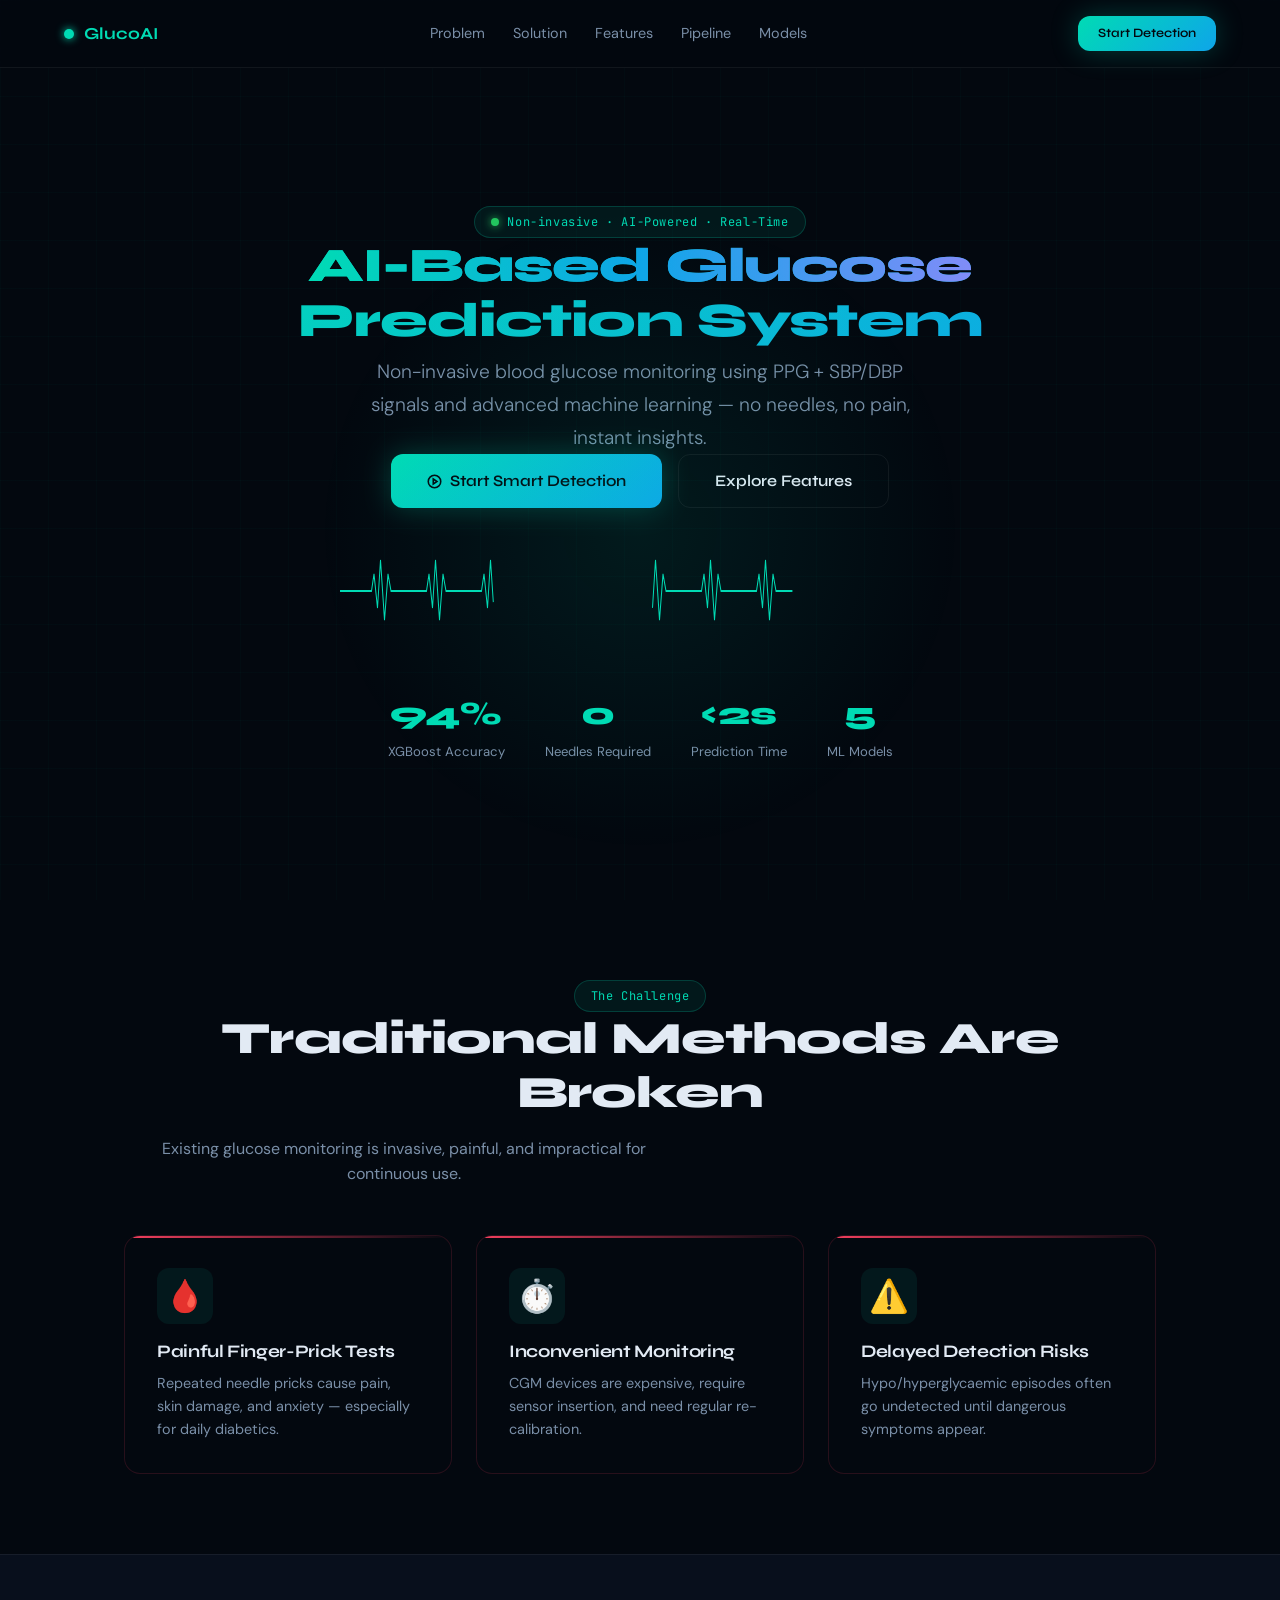
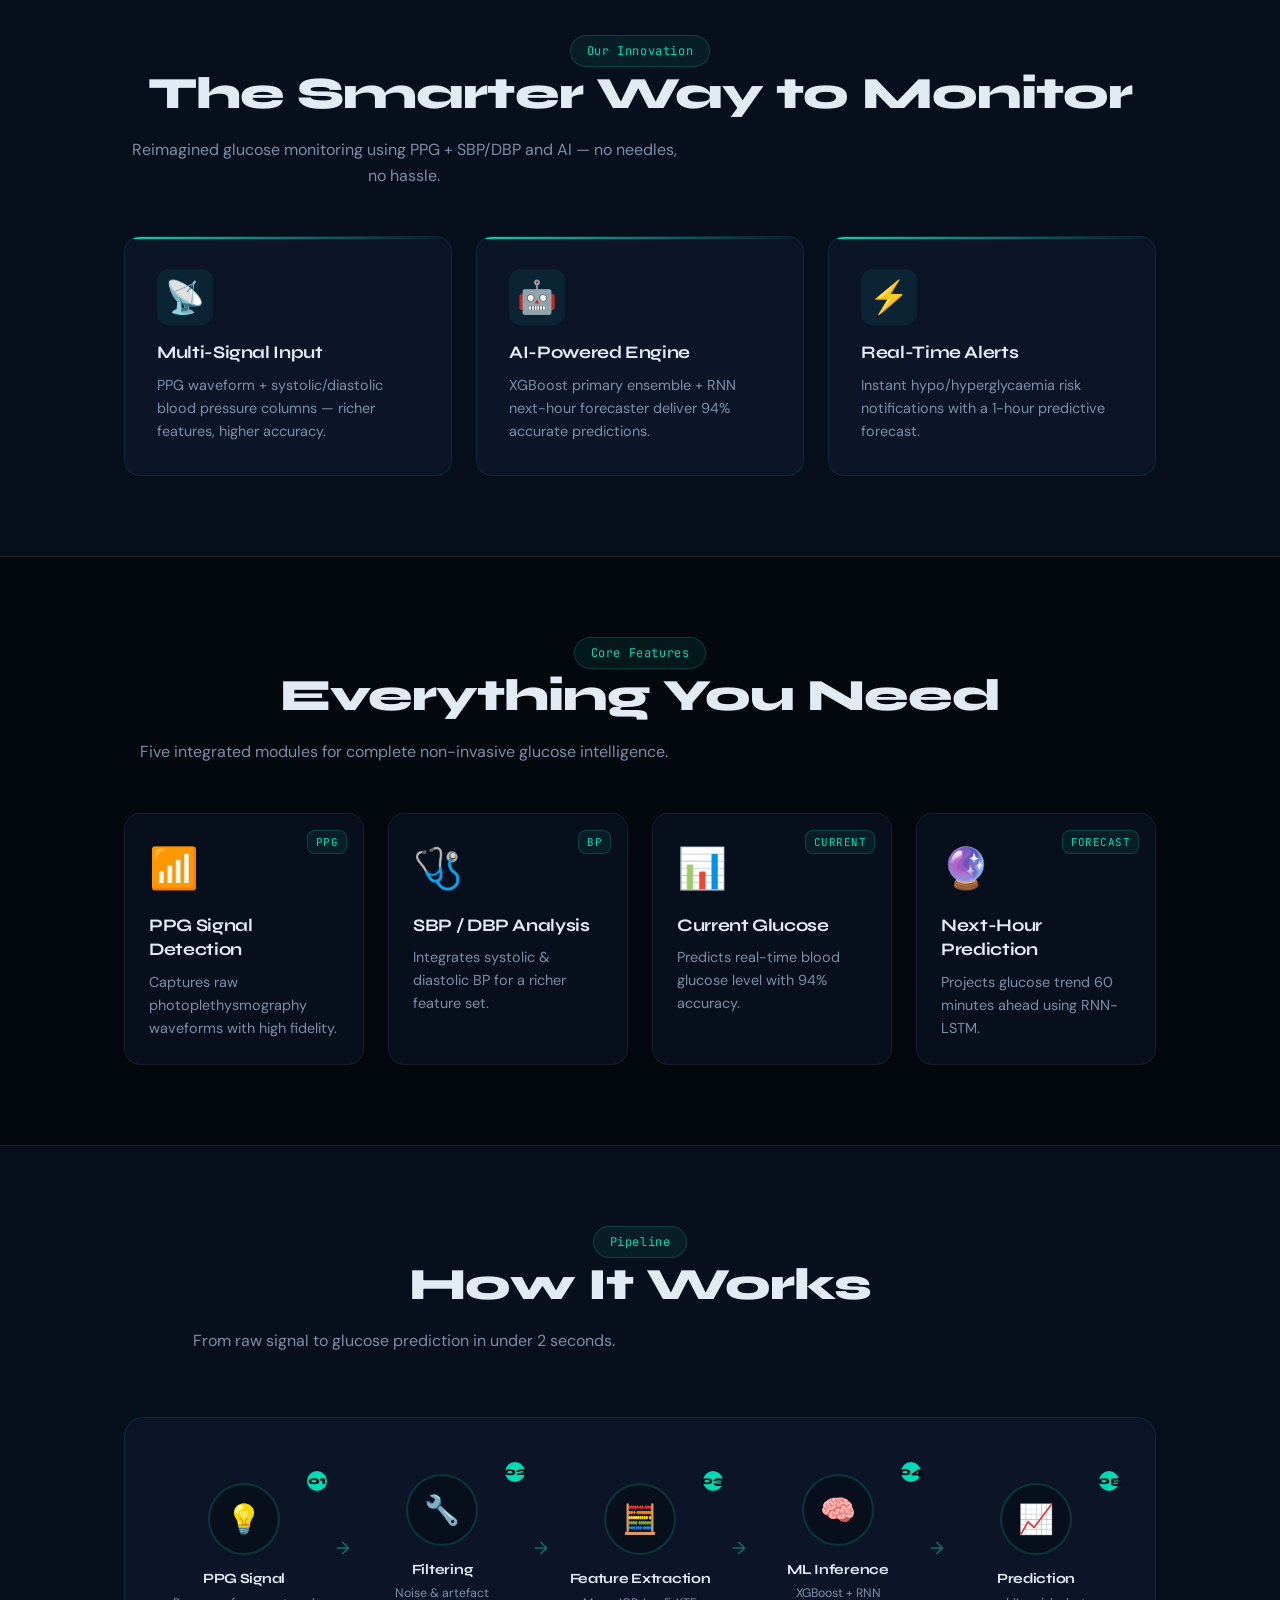
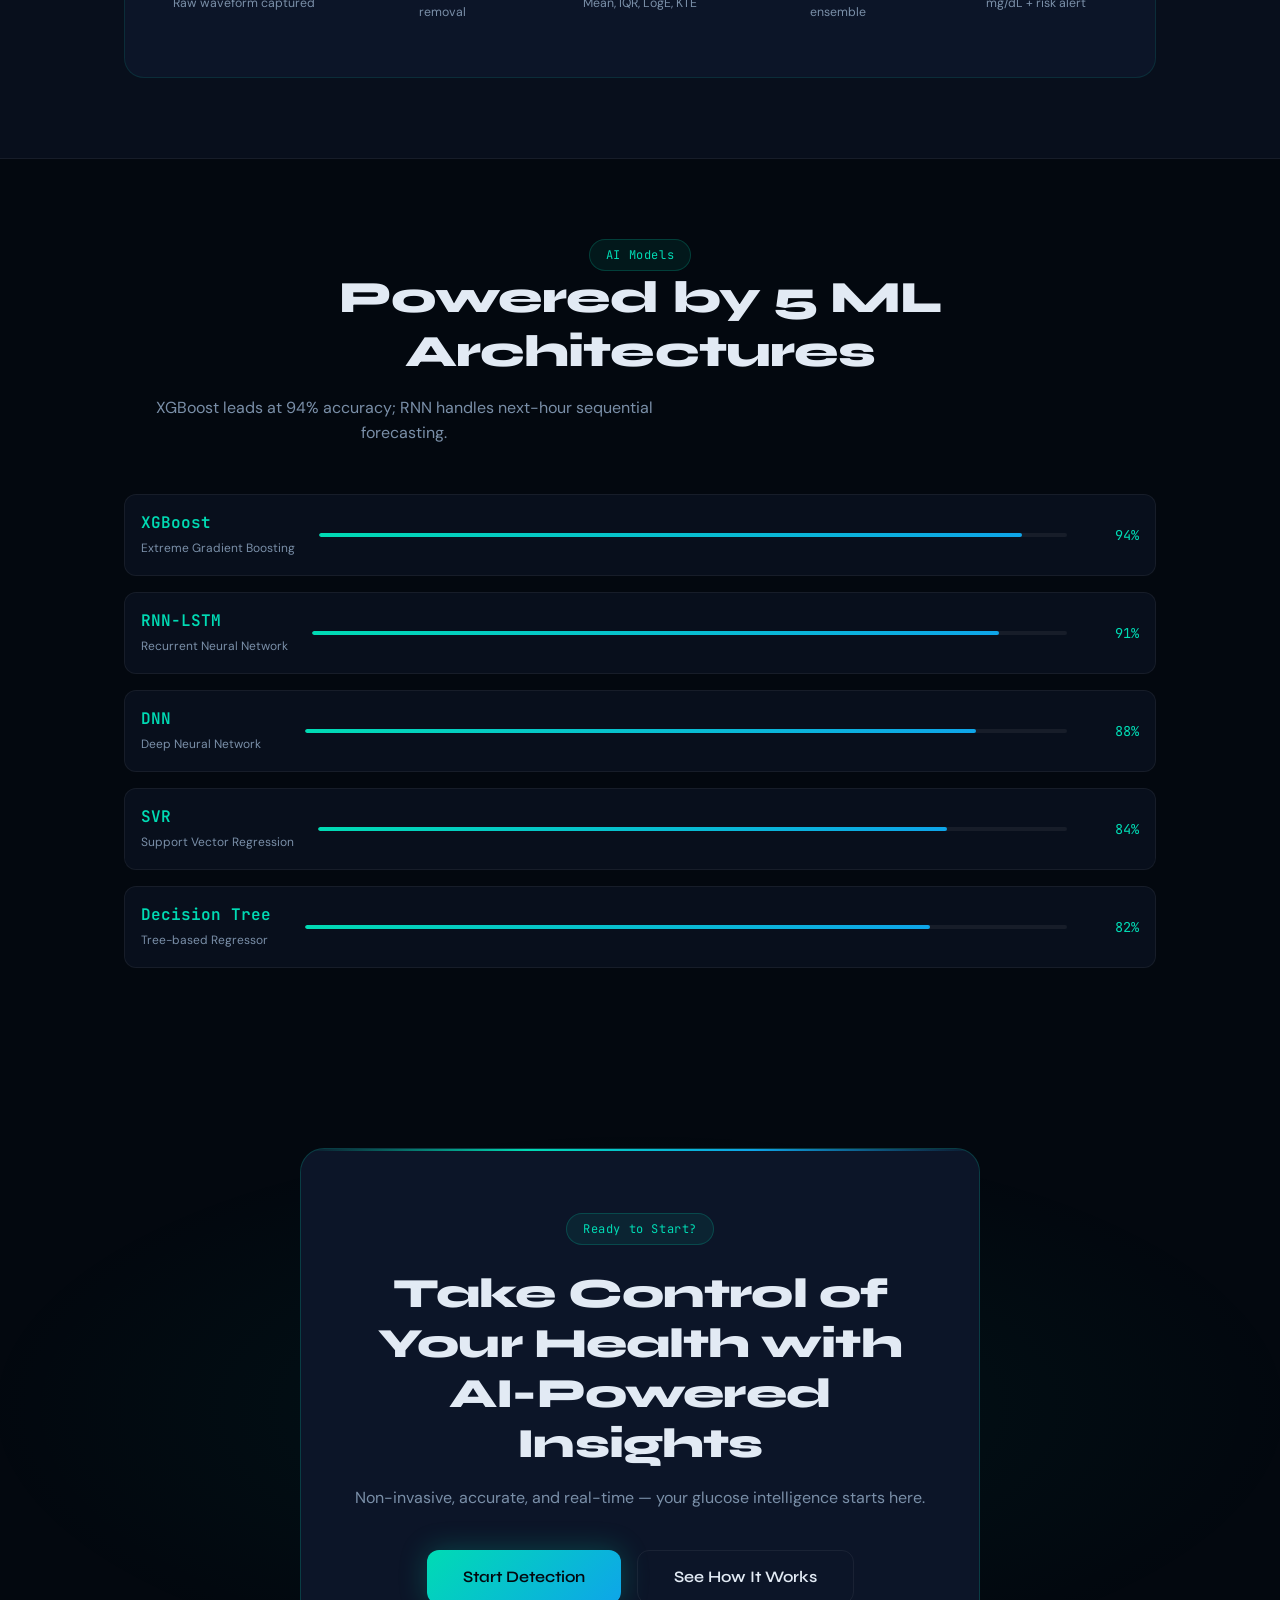
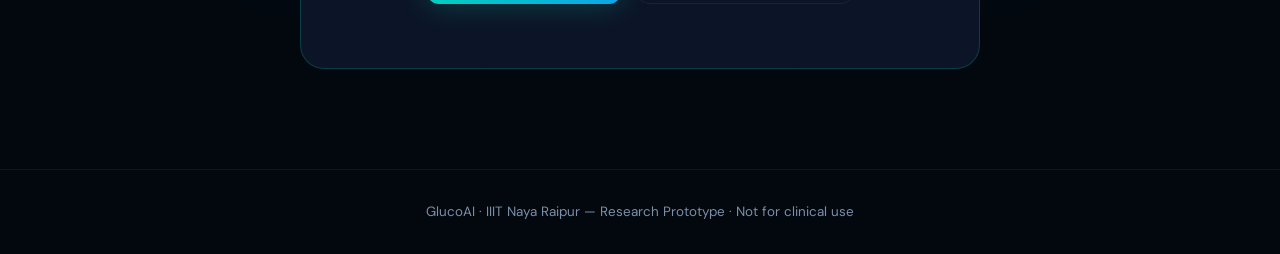
<file: index.html>
<!DOCTYPE html>
<html lang="en">
<head>
  <meta charset="UTF-8" />
  <meta name="viewport" content="width=device-width, initial-scale=1.0" />
  <title>GlucoAI | AI-Based Glucose Prediction System</title>
  <link href="https://fonts.googleapis.com/css2?family=Syne:wght@400;600;700;800&family=DM+Sans:ital,wght@0,300;0,400;0,500;1,300&family=JetBrains+Mono:wght@400;500&display=swap" rel="stylesheet" />
  <link rel="stylesheet" href="style.css">
</head>
<body>

  <nav class="navbar">
    <div class="navbar-logo">
      <div class="pulse-dot"></div>
      GlucoAI
    </div>
    <div class="navbar-links">
      <a href="#problem"      class="nav-link">Problem</a>
      <a href="#solution"     class="nav-link">Solution</a>
      <a href="#features"     class="nav-link">Features</a>
      <a href="#how-it-works" class="nav-link">Pipeline</a>
      <a href="#models"       class="nav-link">Models</a>
    </div>
    <a href="detect.html" class="btn btn-primary btn-sm">Start Detection</a>
  </nav>

  <main>

    <!-- HERO -->
    <section id="hero" class="section-hero">
      <div class="hero-glow"></div>
      <div class="container">

        <div class="badge badge-glow">
          <span class="active-dot"></span>
          Non-invasive &middot; AI-Powered &middot; Real-Time
        </div>

        <h1 class="page-title">
          <span class="text-gradient">AI-Based Glucose</span><br/>
          Prediction System
        </h1>

        <p class="page-subtitle">
          Non-invasive blood glucose monitoring using PPG + SBP/DBP signals and
          advanced machine learning — no needles, no pain, instant insights.
        </p>

        <div class="button-group">
          <a href="detect.html" class="btn btn-primary btn-lg">
            <svg width="15" height="15" viewBox="0 0 24 24" fill="none"
                 stroke="currentColor" stroke-width="2.5">
              <circle cx="12" cy="12" r="10"/>
              <polygon points="10 8 16 12 10 16 10 8"/>
            </svg>
            Start Smart Detection
          </a>
          <a href="#features" class="btn btn-outline btn-lg">Explore Features</a>
        </div>

        <!-- ECG strip — duplicated path so scroll looks seamless -->
        <div class="ecg-wave">
          <svg class="ecg-svg" viewBox="0 0 1200 70" preserveAspectRatio="none">
            <path class="ecg-path" d="
              M0,35 L55,35 L63,35 L68,18 L75,52 L81,4 L89,64 L96,18 L102,35
              L165,35 L173,35 L178,18 L185,52 L191,4 L199,64 L206,18 L212,35
              L275,35 L283,35 L288,18 L295,52 L301,4 L309,64 L316,18 L322,35
              L385,35 L393,35 L398,18 L405,52 L411,4 L419,64 L426,18 L432,35
              L495,35 L503,35 L508,18 L515,52 L521,4 L529,64 L536,18 L542,35
              L605,35 L613,35 L618,18 L625,52 L631,4 L639,64 L646,18 L652,35
              L715,35 L723,35 L728,18 L735,52 L741,4 L749,64 L756,18 L762,35
              L825,35 L833,35 L838,18 L845,52 L851,4 L859,64 L866,18 L872,35
              L935,35 L943,35 L948,18 L955,52 L961,4 L969,64 L976,18 L982,35
              L1045,35 L1053,35 L1058,18 L1065,52 L1071,4 L1079,64 L1086,18 L1092,35
              L1155,35 L1200,35
            "/>
          </svg>
        </div>

        <div class="stats-grid">
          <div class="stat-card">
            <div class="stat-number">94%</div>
            <div class="stat-label">XGBoost Accuracy</div>
          </div>
          <div class="stat-card">
            <div class="stat-number">0</div>
            <div class="stat-label">Needles Required</div>
          </div>
          <div class="stat-card">
            <div class="stat-number">&lt;2s</div>
            <div class="stat-label">Prediction Time</div>
          </div>
          <div class="stat-card">
            <div class="stat-number">5</div>
            <div class="stat-label">ML Models</div>
          </div>
        </div>

      </div>
    </section>

    <!-- PROBLEM -->
    <section id="problem" class="section">
      <div class="container">
        <div class="section-header reveal">
          <div class="badge">The Challenge</div>
          <h2 class="section-title">Traditional Methods Are Broken</h2>
          <p class="section-desc">Existing glucose monitoring is invasive, painful, and impractical for continuous use.</p>
        </div>
        <div class="grid grid-3">
          <div class="card card-hover problem-card reveal">
            <div class="card-icon">🩸</div>
            <h3 class="card-title">Painful Finger-Prick Tests</h3>
            <p class="card-desc">Repeated needle pricks cause pain, skin damage, and anxiety — especially for daily diabetics.</p>
          </div>
          <div class="card card-hover problem-card reveal">
            <div class="card-icon">⏱️</div>
            <h3 class="card-title">Inconvenient Monitoring</h3>
            <p class="card-desc">CGM devices are expensive, require sensor insertion, and need regular re-calibration.</p>
          </div>
          <div class="card card-hover problem-card reveal">
            <div class="card-icon">⚠️</div>
            <h3 class="card-title">Delayed Detection Risks</h3>
            <p class="card-desc">Hypo/hyperglycaemic episodes often go undetected until dangerous symptoms appear.</p>
          </div>
        </div>
      </div>
    </section>

    <!-- SOLUTION -->
    <section id="solution" class="section section-alt">
      <div class="container">
        <div class="section-header reveal">
          <div class="badge">Our Innovation</div>
          <h2 class="section-title">The Smarter Way to Monitor</h2>
          <p class="section-desc">Reimagined glucose monitoring using PPG + SBP/DBP and AI — no needles, no hassle.</p>
        </div>
        <div class="grid grid-3">
          <div class="card card-hover solution-card reveal">
            <div class="card-icon">📡</div>
            <h3 class="card-title">Multi-Signal Input</h3>
            <p class="card-desc">PPG waveform + systolic/diastolic blood pressure columns — richer features, higher accuracy.</p>
          </div>
          <div class="card card-hover solution-card reveal">
            <div class="card-icon">🤖</div>
            <h3 class="card-title">AI-Powered Engine</h3>
            <p class="card-desc">XGBoost primary ensemble + RNN next-hour forecaster deliver 94% accurate predictions.</p>
          </div>
          <div class="card card-hover solution-card reveal">
            <div class="card-icon">⚡</div>
            <h3 class="card-title">Real-Time Alerts</h3>
            <p class="card-desc">Instant hypo/hyperglycaemia risk notifications with a 1-hour predictive forecast.</p>
          </div>
        </div>
      </div>
    </section>

    <!-- FEATURES -->
    <section id="features" class="section">
      <div class="container">
        <div class="section-header reveal">
          <div class="badge">Core Features</div>
          <h2 class="section-title">Everything You Need</h2>
          <p class="section-desc">Five integrated modules for complete non-invasive glucose intelligence.</p>
        </div>
        <div class="grid grid-4">
          <div class="card feature-card reveal">
            <div class="feature-badge">PPG</div>
            <div class="card-icon-large">📶</div>
            <h3 class="card-title">PPG Signal Detection</h3>
            <p class="card-desc">Captures raw photoplethysmography waveforms with high fidelity.</p>
          </div>
          <div class="card feature-card reveal">
            <div class="feature-badge">BP</div>
            <div class="card-icon-large">🩺</div>
            <h3 class="card-title">SBP / DBP Analysis</h3>
            <p class="card-desc">Integrates systolic &amp; diastolic BP for a richer feature set.</p>
          </div>
          <div class="card feature-card reveal">
            <div class="feature-badge">CURRENT</div>
            <div class="card-icon-large">📊</div>
            <h3 class="card-title">Current Glucose</h3>
            <p class="card-desc">Predicts real-time blood glucose level with 94% accuracy.</p>
          </div>
          <div class="card feature-card reveal">
            <div class="feature-badge">FORECAST</div>
            <div class="card-icon-large">🔮</div>
            <h3 class="card-title">Next-Hour Prediction</h3>
            <p class="card-desc">Projects glucose trend 60 minutes ahead using RNN-LSTM.</p>
          </div>
        </div>
      </div>
    </section>

    <!-- PIPELINE -->
    <section id="how-it-works" class="section section-alt">
      <div class="container">
        <div class="section-header reveal">
          <div class="badge">Pipeline</div>
          <h2 class="section-title">How It Works</h2>
          <p class="section-desc">From raw signal to glucose prediction in under 2 seconds.</p>
        </div>
        <div class="pipeline">
          <div class="pipeline-step pipe-step reveal">
            <div class="step-icon">💡</div>
            <div class="step-number">01</div>
            <h4 class="step-title">PPG Signal</h4>
            <p class="step-desc">Raw waveform captured</p>
          </div>
          <div class="pipeline-arrow">→</div>
          <div class="pipeline-step pipe-step reveal">
            <div class="step-icon">🔧</div>
            <div class="step-number">02</div>
            <h4 class="step-title">Filtering</h4>
            <p class="step-desc">Noise &amp; artefact removal</p>
          </div>
          <div class="pipeline-arrow">→</div>
          <div class="pipeline-step pipe-step reveal">
            <div class="step-icon">🧮</div>
            <div class="step-number">03</div>
            <h4 class="step-title">Feature Extraction</h4>
            <p class="step-desc">Mean, IQR, LogE, KTE</p>
          </div>
          <div class="pipeline-arrow">→</div>
          <div class="pipeline-step pipe-step reveal">
            <div class="step-icon">🧠</div>
            <div class="step-number">04</div>
            <h4 class="step-title">ML Inference</h4>
            <p class="step-desc">XGBoost + RNN ensemble</p>
          </div>
          <div class="pipeline-arrow">→</div>
          <div class="pipeline-step pipe-step reveal">
            <div class="step-icon">📈</div>
            <div class="step-number">05</div>
            <h4 class="step-title">Prediction</h4>
            <p class="step-desc">mg/dL + risk alert</p>
          </div>
        </div>
      </div>
    </section>

    <!-- MODELS -->
    <section id="models" class="section">
      <div class="container">
        <div class="section-header reveal">
          <div class="badge">AI Models</div>
          <h2 class="section-title">Powered by 5 ML Architectures</h2>
          <p class="section-desc">XGBoost leads at 94% accuracy; RNN handles next-hour sequential forecasting.</p>
        </div>
        <div class="models-list reveal">
          <div class="model-item">
            <div class="model-info">
              <span class="model-name">XGBoost</span>
              <span class="model-full">Extreme Gradient Boosting</span>
            </div>
            <div class="progress-bar"><div class="progress-fill" data-width="94"></div></div>
            <span class="model-accuracy">94%</span>
          </div>
          <div class="model-item">
            <div class="model-info">
              <span class="model-name">RNN-LSTM</span>
              <span class="model-full">Recurrent Neural Network</span>
            </div>
            <div class="progress-bar"><div class="progress-fill" data-width="91"></div></div>
            <span class="model-accuracy">91%</span>
          </div>
          <div class="model-item">
            <div class="model-info">
              <span class="model-name">DNN</span>
              <span class="model-full">Deep Neural Network</span>
            </div>
            <div class="progress-bar"><div class="progress-fill" data-width="88"></div></div>
            <span class="model-accuracy">88%</span>
          </div>
          <div class="model-item">
            <div class="model-info">
              <span class="model-name">SVR</span>
              <span class="model-full">Support Vector Regression</span>
            </div>
            <div class="progress-bar"><div class="progress-fill" data-width="84"></div></div>
            <span class="model-accuracy">84%</span>
          </div>
          <div class="model-item">
            <div class="model-info">
              <span class="model-name">Decision Tree</span>
              <span class="model-full">Tree-based Regressor</span>
            </div>
            <div class="progress-bar"><div class="progress-fill" data-width="82"></div></div>
            <span class="model-accuracy">82%</span>
          </div>
        </div>
      </div>
    </section>

    <!-- CTA -->
    <section id="cta" class="section section-cta">
      <div class="container">
        <div class="cta-card reveal">
          <div class="badge badge-center">Ready to Start?</div>
          <h2 class="cta-title">Take Control of Your Health with AI-Powered Insights</h2>
          <p class="cta-subtitle">Non-invasive, accurate, and real-time — your glucose intelligence starts here.</p>
          <div class="button-group" style="justify-content:center; margin-top:1.8rem;">
            <a href="detect.html" class="btn btn-primary btn-lg">Start Detection</a>
            <a href="#how-it-works" class="btn btn-outline btn-lg">See How It Works</a>
          </div>
        </div>
      </div>
    </section>

  </main>

  <footer class="footer">
    <div class="container">
      <div class="footer-content">
        <span class="footer-logo">GlucoAI</span>
        <span class="footer-sep">·</span>
        <span>IIIT Naya Raipur — Research Prototype</span>
        <span class="footer-sep">·</span>
        <span>Not for clinical use</span>
      </div>
    </div>
  </footer>

  <script>
    window.addEventListener('scroll', () => {
      document.querySelector('.navbar').classList.toggle('scrolled', window.scrollY > 40);
    });
    const obs = new IntersectionObserver(entries => {
      entries.forEach(e => {
        if (!e.isIntersecting) return;
        e.target.classList.add('visible');
        e.target.querySelectorAll('.progress-fill[data-width]').forEach(bar => {
          bar.style.width = bar.dataset.width + '%';
        });
      });
    }, { threshold: 0.12 });
    document.querySelectorAll('.reveal, .problem-card, .solution-card, .feature-card, .pipe-step, .models-list, .cta-card').forEach(el => {
      el.classList.add('reveal');
      obs.observe(el);
    });
  </script>
</body>
</html>
</file>
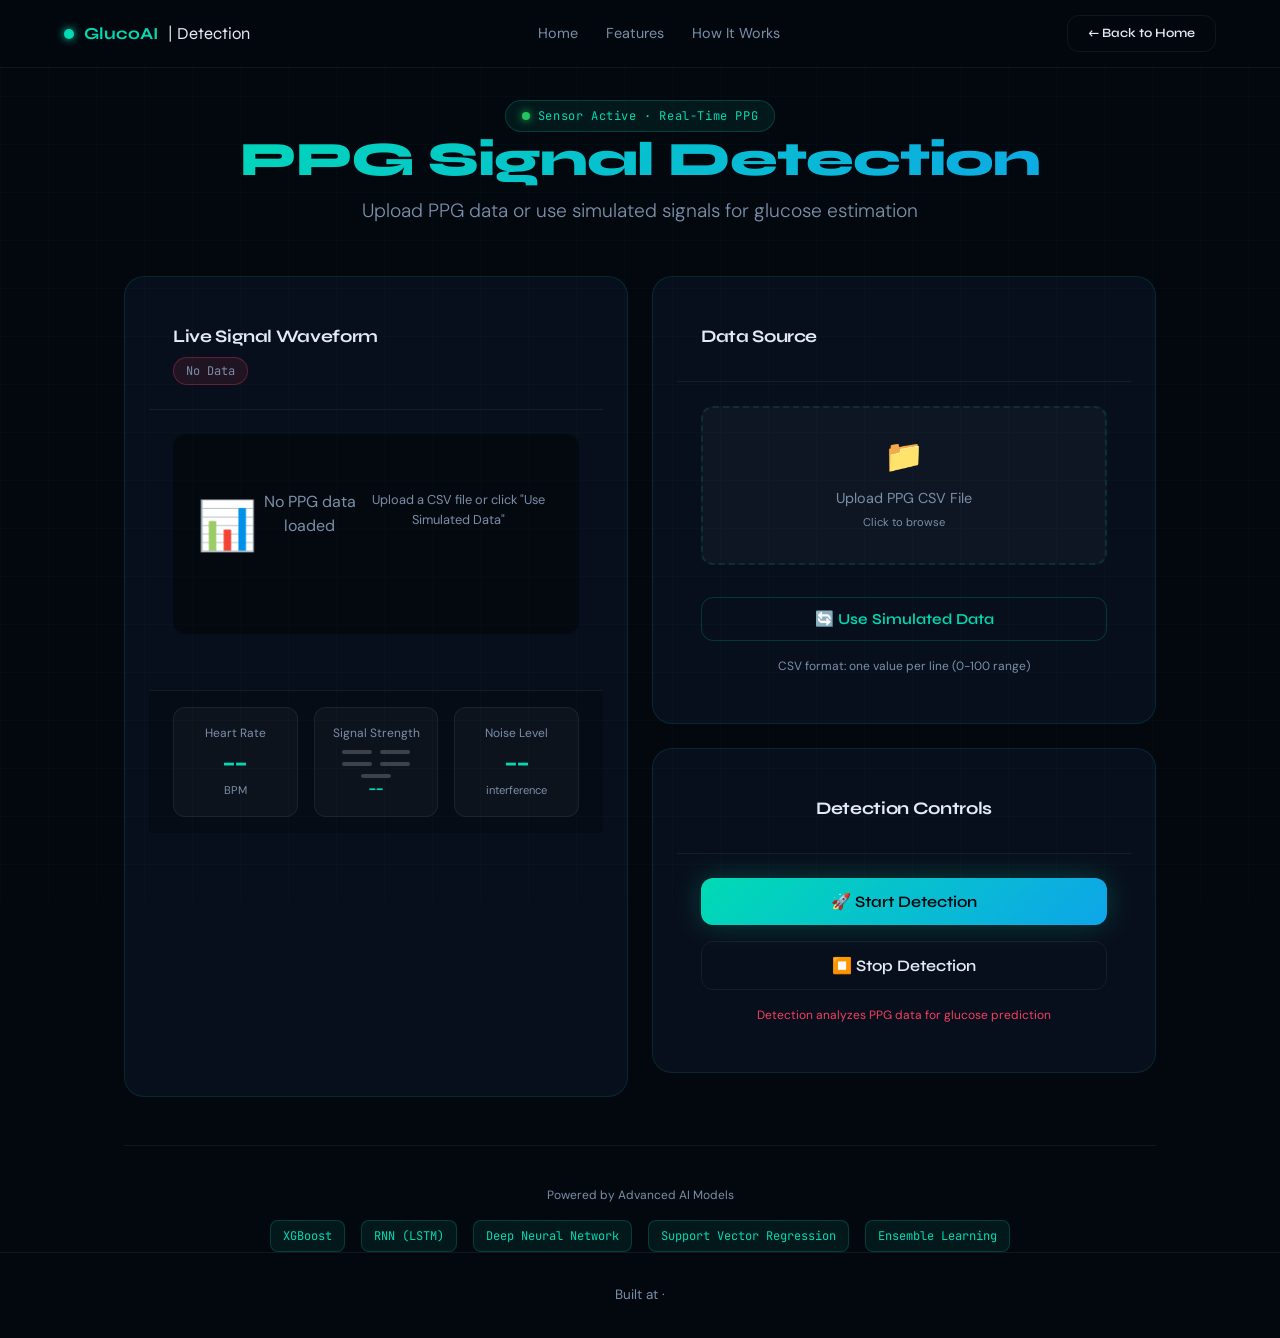
<file: detect.html>
<!DOCTYPE html>
<html lang="en">
<head>
  <meta charset="UTF-8">
  <meta name="viewport" content="width=device-width, initial-scale=1.0">
  <title>PPG Signal Detection | GlucoAI</title>
  <link href="https://fonts.googleapis.com/css2?family=Syne:wght@400;600;700;800&family=DM+Sans:ital,wght@0,300;0,400;0,500;1,300&family=JetBrains+Mono:wght@400;500&display=swap" rel="stylesheet">
  <link rel="stylesheet" href="style.css">
</head>
<body>

  <!-- NAVBAR - Same as onboarding -->
  <nav class="navbar">
    <div class="navbar-logo">
      <div class="pulse-dot"></div>
      GlucoAI <span class="navbar-badge">| Detection</span>
    </div>
    <div class="navbar-links">
      <a href="index.html" class="nav-link">Home</a>
      <a href="index.html#features" class="nav-link">Features</a>
      <a href="index.html#how-it-works" class="nav-link">How It Works</a>
    </div>
    <a href="index.html" class="btn btn-outline btn-sm">
      ← Back to Home
    </a>
  </nav>

  <!-- MAIN CONTENT -->
  <main id="main-content">
    
    <!-- PAGE HEADER -->
    <section class="section-header-page">
      <div class="container">
        <div class="badge badge-glow">
          <div class="active-dot"></div>
          Sensor Active · Real-Time PPG
        </div>
        <h1 class="page-title">PPG Signal Detection</h1>
        <p class="page-subtitle">Upload PPG data or use simulated signals for glucose estimation</p>
      </div>
    </section>

    <!-- DETECTION GRID -->
    <div class="container">
      <div class="grid grid-2">
        
        <!-- LEFT COLUMN: Signal Visualization -->
        <div class="card signal-card">
          <div class="card-header">
            <h3 class="card-title">Live Signal Waveform</h3>
            <span id="dataStatus" class="status-badge status-badge-warning">No Data</span>
          </div>
          <div class="card-body">
            <div class="canvas-container">
              <canvas id="ppgCanvas" width="800" height="200" style="width:100%; height:200px;"></canvas>
              <div id="placeholderMessage" class="placeholder-message">
                <div class="placeholder-icon">📊</div>
                <div class="placeholder-text">No PPG data loaded</div>
                <div class="placeholder-sub">Upload a CSV file or click "Use Simulated Data"</div>
              </div>
            </div>
          </div>
          <div class="card-footer">
            <div class="stats-grid-mini">
              <div class="stat-mini">
                <div class="stat-mini-label">Heart Rate</div>
                <div class="stat-mini-value" id="heartRate">--</div>
                <div class="stat-mini-unit">BPM</div>
              </div>
              <div class="stat-mini">
                <div class="stat-mini-label">Signal Strength</div>
                <div class="signal-strength-bars" id="signalStrength">
                  <div class="strength-bar"></div>
                  <div class="strength-bar"></div>
                  <div class="strength-bar"></div>
                  <div class="strength-bar"></div>
                  <div class="strength-bar"></div>
                </div>
                <div class="stat-mini-value" id="strengthText" style="font-size: 0.9rem;">--</div>
              </div>
              <div class="stat-mini">
                <div class="stat-mini-label">Noise Level</div>
                <div class="stat-mini-value" id="noiseLevel">--</div>
                <div class="stat-mini-unit">interference</div>
              </div>
            </div>
          </div>
        </div>

        <!-- RIGHT COLUMN: Controls -->
        <div class="controls-section">
          
          <!-- Input Card -->
          <div class="card input-card">
            <div class="card-header">
              <h3 class="card-title">Data Source</h3>
            </div>
            <div class="card-body">
              <div class="file-upload" onclick="document.getElementById('csvFile').click()">
                <div class="upload-icon">📁</div>
                <div class="upload-text">Upload PPG CSV File</div>
                <div class="upload-hint">Click to browse</div>
                <input type="file" id="csvFile" accept=".csv" style="display: none;">
                <div id="fileName" class="file-name"></div>
              </div>
              <button class="btn btn-secondary btn-block" onclick="loadSimulatedData()">
                🔄 Use Simulated Data
              </button>
              <div class="info-text">
                CSV format: one value per line (0-100 range)
              </div>
            </div>
          </div>

          <!-- Detection Controls Card -->
          <div class="card controls-card">
            <div class="card-header">
              <h3 class="card-title">Detection Controls</h3>
            </div>
            <div class="card-body">
              <div class="button-group button-group-vertical">
                <button class="btn btn-primary btn-lg" id="startBtn" onclick="startDetection()">
                  🚀 Start Detection
                </button>
                <button class="btn btn-outline btn-lg" id="stopBtn" onclick="stopDetection()">
                  ⏹️ Stop Detection
                </button>
              </div>
              <div class="info-text info-text-warning">
                Detection analyzes PPG data for glucose prediction
              </div>
            </div>
          </div>
        </div>
      </div>

      <!-- Footer Info -->
      <div class="footer-info">
        <div class="info-text">Powered by Advanced AI Models</div>
        <div class="model-badges">
          <span class="badge-model">XGBoost</span>
          <span class="badge-model">RNN (LSTM)</span>
          <span class="badge-model">Deep Neural Network</span>
          <span class="badge-model">Support Vector Regression</span>
          <span class="badge-model">Ensemble Learning</span>
        </div>
      </div>
    </div>
  </main>

  <!-- LOADING OVERLAY - Standardized -->
  <div id="loading-overlay" class="overlay" style="display: none;">
    <div class="overlay-card">
      <div class="spinner"></div>
      <div class="overlay-message" id="progressMessage">Collecting signal...</div>
      <div class="overlay-sub" id="progressSub">Analyzing PPG waveform data</div>
    </div>
  </div>

  <!-- FOOTER - Same as onboarding -->
  <footer class="footer">
    <div class="footer-content">
      Built at <strong></strong> · 
      
    </div>
  </footer>

  <script src="index.js"></script>
</body>
</html>
</file>
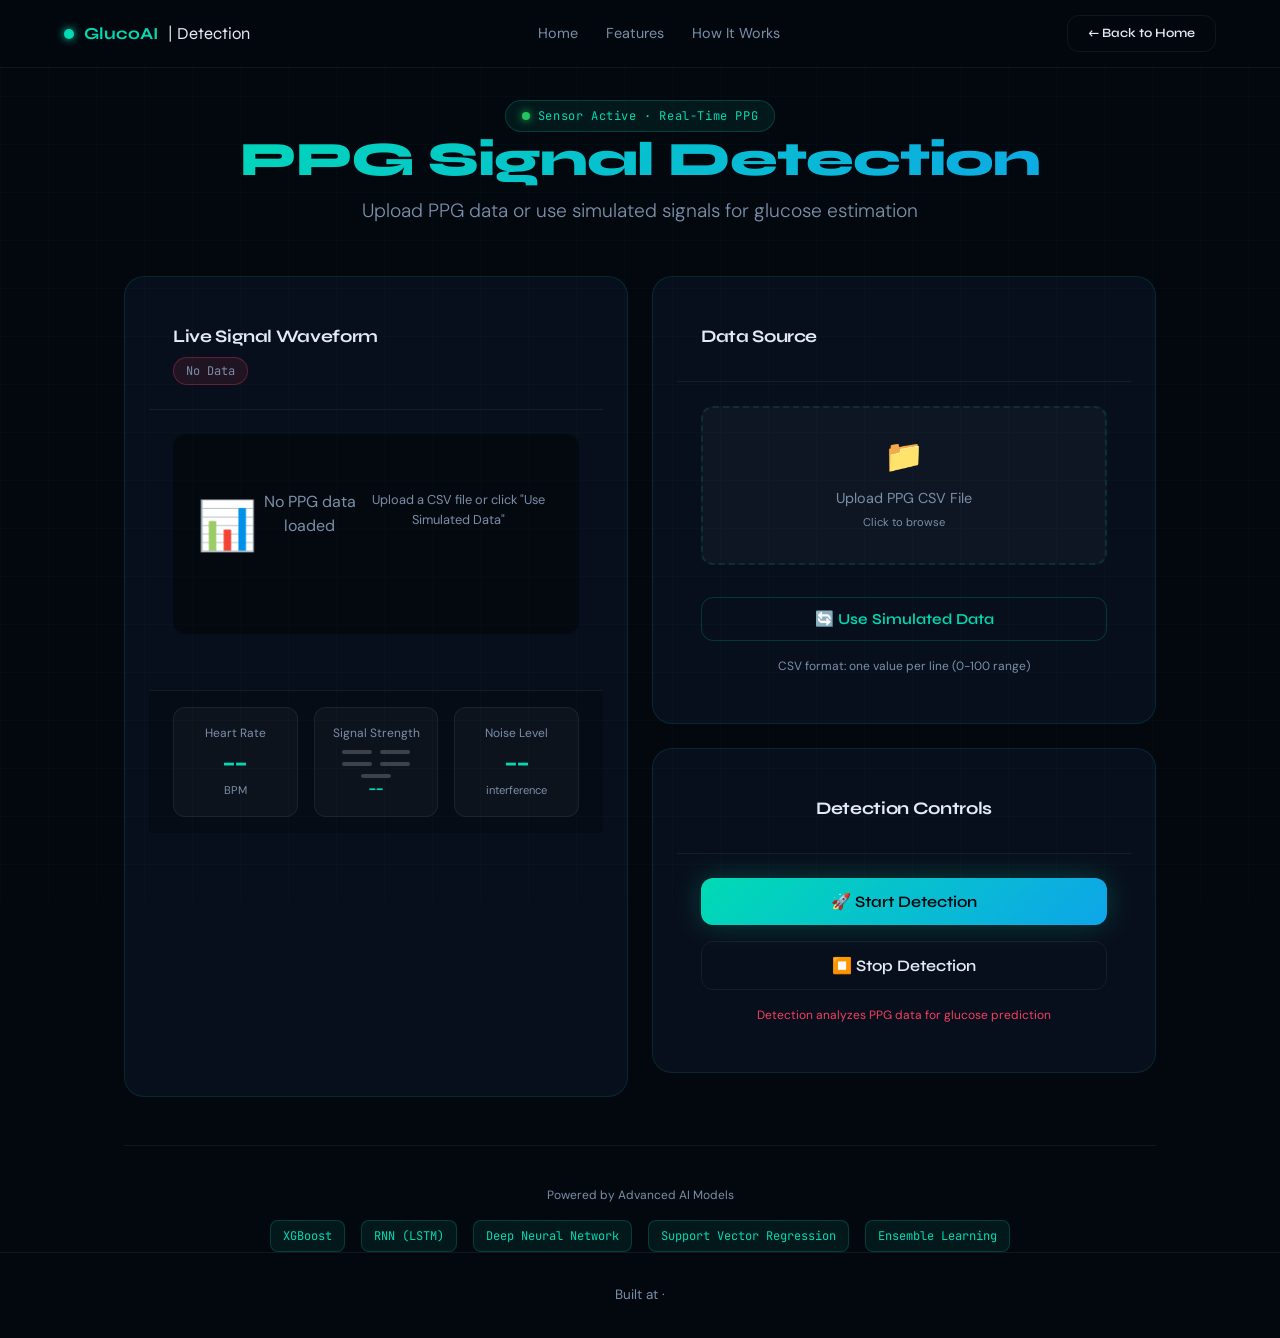
<file: processing.html>
<!DOCTYPE html>
<html lang="en">
<head>
  <meta charset="UTF-8">
  <meta name="viewport" content="width=device-width, initial-scale=1.0">
  <title>Processing | GlucoAI</title>
  <link href="https://fonts.googleapis.com/css2?family=Syne:wght@400;600;700;800&family=DM+Sans:ital,wght@0,300;0,400;0,500;1,300&family=JetBrains+Mono:wght@400;500&display=swap" rel="stylesheet">
  <link rel="stylesheet" href="style.css">
</head>
<body>

  <!-- NAVBAR - Same across all pages -->
  <nav class="navbar">
    <div class="navbar-logo">
      <div class="pulse-dot"></div>
      GlucoAI <span class="navbar-badge">| Processing</span>
    </div>
    <div class="navbar-links">
      <a href="index.html" class="nav-link">Home</a>
      <a href="detect.html" class="nav-link">Detection</a>
      <a href="index.html#features" class="nav-link">Features</a>
    </div>
    <a href="detect.html" class="btn btn-outline btn-sm">
      ← New Detection
    </a>
  </nav>

  <!-- MAIN CONTENT -->
  <main id="main-content">
    
    <!-- PAGE HEADER -->
    <section class="section-header-page">
      <div class="container">
        <div class="badge badge-processing">
          <div class="processing-dot"></div>
          Processing… · AI Analysis
        </div>
        <h1 class="page-title">Processing Signal Data</h1>
        <p class="page-subtitle">Applying AI models to analyze your PPG signal</p>
      </div>
    </section>

    <!-- PROCESSING CONTENT -->
    <div class="container">
      
      <!-- CENTRAL LOADER -->
      <div class="loader-container">
        <div class="ai-loader">
          <div class="ring"></div>
          <div class="ring"></div>
          <div class="ring"></div>
          <div class="loader-glow"></div>
        </div>
      </div>
      <div class="loader-text" id="loaderText">AI ENGINE ACTIVE</div>

      <!-- PROGRESS SECTION -->
      <div class="progress-section">
        <div class="progress-header">
          <span>Processing Progress</span>
          <span id="percentageDisplay" class="progress-percentage">0%</span>
        </div>
        <div class="progress-bar-container">
          <div class="progress-fill" id="progressFill"></div>
        </div>
        <div class="percentage-large" id="percentageLarge">0%</div>
      </div>

      <!-- PIPELINE STEPS -->
      <div class="card pipeline-card">
        <div class="card-header">
          <h3 class="card-title">📊 AI Processing Pipeline</h3>
        </div>
        <div class="card-body">
          <div class="pipeline-steps" id="stepsContainer">
            <div class="pipeline-step-item" id="step1">
              <div class="step-icon">📡</div>
              <div class="step-content">
                <div class="step-name">Signal Acquisition</div>
                <div class="step-desc">Capturing PPG waveform data</div>
              </div>
              <div class="step-status status-pending">⏳</div>
            </div>
            <div class="pipeline-step-item" id="step2">
              <div class="step-icon">🔧</div>
              <div class="step-content">
                <div class="step-name">Noise Filtering</div>
                <div class="step-desc">Removing artifacts and interference</div>
              </div>
              <div class="step-status status-pending">⏳</div>
            </div>
            <div class="pipeline-step-item" id="step3">
              <div class="step-icon">🧮</div>
              <div class="step-content">
                <div class="step-name">Feature Extraction</div>
                <div class="step-desc">Extracting 24 key physiological features</div>
              </div>
              <div class="step-status status-pending">⏳</div>
            </div>
            <div class="pipeline-step-item" id="step4">
              <div class="step-icon">🧠</div>
              <div class="step-content">
                <div class="step-name">Model Analysis</div>
                <div class="step-desc">Running ensemble AI models</div>
              </div>
              <div class="step-status status-pending">⏳</div>
            </div>
            <div class="pipeline-step-item" id="step5">
              <div class="step-icon">📈</div>
              <div class="step-content">
                <div class="step-name">Glucose Prediction</div>
                <div class="step-desc">Calculating final glucose estimation</div>
              </div>
              <div class="step-status status-pending">⏳</div>
            </div>
          </div>
        </div>
      </div>

      <!-- LIVE STATUS MESSAGE -->
      <div class="card status-card">
        <div class="card-header">
          <div class="live-status-badge">⚡ LIVE STATUS</div>
        </div>
        <div class="card-body">
          <div class="status-text" id="statusText">Initializing AI pipeline...</div>
        </div>
      </div>

      <!-- AI MODEL CARD -->
      <div class="card model-performance-card">
        <div class="card-header">
          <h3 class="card-title">ACTIVE MODEL ENSEMBLE</h3>
        </div>
        <div class="card-body">
          <div class="model-name-large" id="activeModel">Loading...</div>
          <div class="model-stats">
            <div class="model-stat">
              <span class="model-stat-label">Ensemble Accuracy:</span>
              <span class="model-stat-value" id="accuracyValue">--</span>
            </div>
            <div class="progress-bar">
              <div class="progress-fill" id="accuracyFill" style="width: 0%"></div>
            </div>
            <div class="model-stats-grid">
              <div class="model-stat">
                <span class="model-stat-label">⚡ Inference Time:</span>
                <span class="model-stat-value" id="inferenceTime">--</span>
                <span class="model-stat-unit">ms</span>
              </div>
              <div class="model-stat">
                <span class="model-stat-label">Confidence:</span>
                <span class="model-stat-value" id="confidenceValue">--</span>
              </div>
            </div>
          </div>
        </div>
      </div>
    </div>
  </main>

  <!-- FOOTER - Same across all pages -->
  <footer class="footer">
    <div class="footer-content">
      Built at <strong></strong> · 
      
    </div>
  </footer>

  <script src="index.js"></script>
</body>
</html>
</file>
<file: style.css>
/* ========================================
   ROOT VARIABLES - SINGLE SOURCE OF TRUTH
   ======================================== */
:root {
  /* Colors */
  --bg: #03080f;
  --bg-light: #09192f;
  --surface: #080f1c;
  --surface2: #0c1528;
  --surface3: rgba(8, 15, 28, 0.95);
  --border: rgba(0, 220, 180, 0.12);
  --border2: rgba(255, 255, 255, 0.06);
  --border3: rgba(0, 220, 180, 0.2);

  /* Accent Colors */
  --cyan: #00dbb4;
  --cyan2: #00ffe7;
  --blue: #0ea5e9;
  --purple: #818cf8;
  --green: #22c55e;
  --red: #f43f5e;
  --amber: #fbbf24;

  /* Text Colors */
  --text: #e2eaf4;
  --muted: #7a8fa8;

  /* Typography */
  --font-head: 'Syne', sans-serif;
  --font-body: 'DM Sans', sans-serif;
  --font-mono: 'JetBrains Mono', monospace;

  /* Fluid Spacing - scales with viewport */
  --spacing-xs: clamp(3px, 0.5vw, 4px);
  --spacing-sm: clamp(6px, 1vw, 8px);
  --spacing-md: clamp(12px, 2vw, 16px);
  --spacing-lg: clamp(18px, 3vw, 24px);
  --spacing-xl: clamp(24px, 4vw, 32px);
  --spacing-2xl: clamp(36px, 5vw, 48px);
  --spacing-3xl: clamp(48px, 6vw, 64px);

  /* Border Radius */
  --radius-sm: 8px;
  --radius-md: 12px;
  --radius-lg: 16px;
  --radius-xl: 20px;
  --radius-2xl: 24px;
  --radius-full: 100px;

  /* Shadows */
  --shadow-sm: 0 0 18px rgba(0, 219, 180, 0.25);
  --shadow-md: 0 0 28px rgba(0, 219, 180, 0.25);
  --shadow-lg: 0 0 40px rgba(0, 219, 180, 0.45);
  --shadow-glow: 0 0 20px rgba(0, 219, 180, 0.25);

  /* Transitions */
  --transition-fast: 0.15s ease;
  --transition-base: 0.2s ease;
  --transition-slow: 0.3s ease;

  /* Z-Indices */
  --z-base: 1;
  --z-overlay: 100;
  --z-nav: 200;
  --z-modal: 1000;

  /* Layout */
  --container-max: 1160px;
  --container-pad: clamp(16px, 5%, 80px);
  --navbar-h: 68px;
}

/* ========================================
   RESET & BASE STYLES
   ======================================== */
*, *::before, *::after {
  margin: 0;
  padding: 0;
  box-sizing: border-box;
}

html {
  scroll-behavior: smooth;
  -webkit-text-size-adjust: 100%;
  text-size-adjust: 100%;
}

body {
  font-family: var(--font-body);
  background: var(--bg);
  color: var(--text);
  overflow-x: hidden;
  min-height: 100vh;
  line-height: 1.5;
  -webkit-font-smoothing: antialiased;
  -moz-osx-font-smoothing: grayscale;
}

img, svg, video, canvas {
  max-width: 100%;
  display: block;
}

/* Grid Background */
body::before {
  content: '';
  position: fixed;
  inset: 0;
  background-image:
    linear-gradient(rgba(0, 219, 180, 0.025) 1px, transparent 1px),
    linear-gradient(90deg, rgba(0, 219, 180, 0.025) 1px, transparent 1px);
  background-size: 48px 48px;
  pointer-events: none;
  z-index: 0;
}

/* ========================================
   TYPOGRAPHY — FLUID SCALE
   ======================================== */
h1, h2, h3, h4, h5, h6 {
  font-family: var(--font-head);
  font-weight: 800;
  letter-spacing: -0.02em;
  line-height: 1.15;
}

.page-title {
  font-size: clamp(1.75rem, 5vw, 3rem);
  font-weight: 800;
  background: linear-gradient(135deg, var(--cyan), var(--blue));
  -webkit-background-clip: text;
  background-clip: text;
  color: transparent;
  margin-bottom: var(--spacing-sm);
}

.page-subtitle {
  font-size: clamp(0.9rem, 2vw, 1.2rem);
  color: var(--muted);
  font-weight: 300;
  max-width: 580px;
  margin: 0 auto;
  line-height: 1.7;
}

.section-title {
  font-size: clamp(1.5rem, 4vw, 2.8rem);
  font-weight: 800;
  line-height: 1.2;
  margin-bottom: var(--spacing-md);
}

.section-desc {
  color: var(--muted);
  font-size: clamp(0.875rem, 1.5vw, 1rem);
  line-height: 1.6;
  max-width: 560px;
}

.section-label {
  font-family: var(--font-mono);
  font-size: clamp(0.68rem, 1vw, 0.75rem);
  color: var(--cyan);
  letter-spacing: 0.12em;
  text-transform: uppercase;
  margin-bottom: var(--spacing-md);
}

.card-title {
  font-family: var(--font-head);
  font-size: clamp(0.95rem, 1.5vw, 1.1rem);
  font-weight: 700;
  margin-bottom: var(--spacing-sm);
  line-height: 1.4;
}

.card-desc {
  font-size: clamp(0.82rem, 1.2vw, 0.9rem);
  color: var(--muted);
  line-height: 1.6;
}

.text-gradient {
  background: linear-gradient(90deg, var(--cyan), var(--blue), var(--purple));
  -webkit-background-clip: text;
  background-clip: text;
  color: transparent;
}

/* ========================================
   LAYOUT COMPONENTS
   ======================================== */
.container {
  max-width: var(--container-max);
  margin: 0 auto;
  padding: 0 var(--container-pad);
  width: 100%;
}

.section {
  padding: clamp(48px, 8vw, 80px) 0;
  position: relative;
  z-index: var(--z-base);
}

.section-alt {
  background: var(--surface);
  border-top: 1px solid var(--border2);
  border-bottom: 1px solid var(--border2);
}

.section-header {
  text-align: center;
  margin-bottom: var(--spacing-2xl);
}

.section-header-page {
  text-align: center;
  padding: clamp(80px, 12vw, 100px) var(--container-pad) clamp(32px, 5vw, 48px);
  animation: fadeInUp 0.8s ease;
}

/* Grid System — fluid & responsive */
.grid {
  display: grid;
  gap: var(--spacing-lg);
}

.grid-2 {
  grid-template-columns: repeat(2, 1fr);
}

.grid-3 {
  grid-template-columns: repeat(3, 1fr);
}

.grid-4 {
  grid-template-columns: repeat(4, 1fr);
}

/* Auto-responsive grids */
.grid-auto-sm {
  grid-template-columns: repeat(auto-fit, minmax(min(100%, 240px), 1fr));
}

.grid-auto-md {
  grid-template-columns: repeat(auto-fit, minmax(min(100%, 300px), 1fr));
}

/* ========================================
   CARDS
   ======================================== */
.card {
  background: var(--surface);
  border: 1px solid var(--border);
  border-radius: var(--radius-lg);
  transition: all var(--transition-base);
  overflow: hidden;
}

.card-hover:hover {
  border-color: var(--border3);
  transform: translateY(-2px);
}

.card-header {
  padding: var(--spacing-lg);
  border-bottom: 1px solid var(--border2);
}

.card-body {
  padding: var(--spacing-lg);
}

.card-footer {
  padding: var(--spacing-md) var(--spacing-lg);
  border-top: 1px solid var(--border2);
  background: rgba(0, 0, 0, 0.2);
}

.card-icon {
  font-size: clamp(1.5rem, 3vw, 2rem);
  margin-bottom: var(--spacing-md);
  display: flex;
  align-items: center;
  justify-content: center;
  width: clamp(44px, 6vw, 56px);
  height: clamp(44px, 6vw, 56px);
  background: rgba(0, 219, 180, 0.08);
  border-radius: var(--radius-md);
  flex-shrink: 0;
}

.card-icon-large {
  font-size: clamp(2rem, 4vw, 2.5rem);
  margin-bottom: var(--spacing-md);
}

/* Feature Card */
.feature-card {
  position: relative;
  overflow: hidden;
  padding: var(--spacing-lg);
  background: var(--surface);
  border: 1px solid var(--border2);
  border-radius: var(--radius-lg);
  transition: all var(--transition-base);
}

.feature-card:hover {
  border-color: var(--border3);
  background: var(--surface2);
  transform: translateY(-4px);
}

.feature-badge {
  position: absolute;
  top: var(--spacing-md);
  right: var(--spacing-md);
  font-family: var(--font-mono);
  font-size: 0.68rem;
  color: var(--cyan);
  background: rgba(0, 219, 180, 0.08);
  border: 1px solid var(--border3);
  border-radius: var(--radius-sm);
  padding: 3px 8px;
  letter-spacing: 0.04em;
  white-space: nowrap;
}

/* Problem Card */
.problem-card {
  background: var(--bg);
  border: 1px solid rgba(244, 63, 94, 0.15);
  border-radius: var(--radius-lg);
  padding: var(--spacing-xl);
  position: relative;
  overflow: hidden;
  transition: all var(--transition-base);
}

.problem-card:hover {
  border-color: rgba(244, 63, 94, 0.4);
  transform: translateY(-2px);
}

.problem-card::before {
  content: '';
  position: absolute;
  top: 0; left: 0; right: 0;
  height: 2px;
  background: linear-gradient(90deg, var(--red), transparent);
}

/* Solution Card */
.solution-card {
  background: var(--surface2);
  border: 1px solid var(--border);
  border-radius: var(--radius-lg);
  padding: var(--spacing-xl);
  position: relative;
  overflow: hidden;
  transition: all var(--transition-base);
}

.solution-card:hover {
  border-color: var(--border3);
  transform: translateY(-2px);
}

.solution-card::before {
  content: '';
  position: absolute;
  top: 0; left: 0; right: 0;
  height: 2px;
  background: linear-gradient(90deg, var(--cyan), transparent);
}

/* ========================================
   BUTTONS
   ======================================== */
.btn {
  display: inline-flex;
  align-items: center;
  justify-content: center;
  gap: var(--spacing-sm);
  padding: clamp(10px, 1.5vw, 12px) clamp(18px, 3vw, 24px);
  font-family: var(--font-head);
  font-weight: 600;
  text-decoration: none;
  border-radius: var(--radius-md);
  cursor: pointer;
  transition: all var(--transition-fast);
  border: none;
  font-size: clamp(0.85rem, 1.2vw, 0.95rem);
  white-space: nowrap;
  -webkit-tap-highlight-color: transparent;
  touch-action: manipulation;
}

.btn-primary {
  background: linear-gradient(135deg, var(--cyan), var(--blue));
  color: var(--bg);
  box-shadow: var(--shadow-md);
}

.btn-primary:hover {
  transform: translateY(-2px);
  box-shadow: var(--shadow-lg);
}

.btn-secondary {
  background: transparent;
  border: 1px solid var(--border3);
  color: var(--cyan);
}

.btn-secondary:hover {
  background: rgba(0, 219, 180, 0.07);
  border-color: var(--cyan);
  transform: translateY(-1px);
}

.btn-outline {
  background: transparent;
  border: 1px solid var(--border2);
  color: var(--text);
}

.btn-outline:hover {
  background: rgba(0, 219, 180, 0.1);
  border-color: var(--cyan);
  color: var(--cyan);
}

.btn-sm {
  padding: clamp(6px, 1vw, 8px) clamp(14px, 2.5vw, 20px);
  font-size: clamp(0.78rem, 1vw, 0.85rem);
}

.btn-lg {
  padding: clamp(12px, 2vw, 14px) clamp(28px, 4vw, 36px);
  font-size: clamp(0.9rem, 1.5vw, 1rem);
}

.btn-block {
  width: 100%;
  justify-content: center;
}

.button-group {
  display: flex;
  flex-wrap: wrap;
  gap: var(--spacing-md);
  justify-content: center;
}

.button-group-vertical {
  flex-direction: column;
}

/* ========================================
   BADGES
   ======================================== */
.badge {
  display: inline-flex;
  align-items: center;
  gap: var(--spacing-sm);
  background: rgba(0, 219, 180, 0.08);
  border: 1px solid var(--border3);
  border-radius: var(--radius-full);
  padding: 6px clamp(12px, 2vw, 16px);
  font-family: var(--font-mono);
  font-size: clamp(0.68rem, 1vw, 0.75rem);
  color: var(--cyan);
  letter-spacing: 0.05em;
  white-space: nowrap;
}

.badge-glow {
  animation: fadein 0.8s ease;
}

.badge-center {
  margin-bottom: var(--spacing-lg);
  justify-content: center;
}

.badge-model {
  background: rgba(0, 219, 180, 0.08);
  border: 1px solid var(--border3);
  border-radius: var(--radius-sm);
  padding: 6px 12px;
  font-family: var(--font-mono);
  font-size: clamp(0.68rem, 1vw, 0.75rem);
  color: var(--cyan);
}

.status-badge {
  display: inline-flex;
  align-items: center;
  gap: var(--spacing-sm);
  padding: 4px 12px;
  border-radius: var(--radius-full);
  font-size: 0.75rem;
  font-family: var(--font-mono);
  white-space: nowrap;
}

.status-badge-warning {
  background: rgba(244, 63, 94, 0.1);
  border: 1px solid rgba(244, 63, 94, 0.3);
  color: var(--red);
}

/* ========================================
   STATS
   ======================================== */
.stats-grid {
  display: flex;
  flex-wrap: wrap;
  gap: clamp(24px, 4vw, 40px);
  justify-content: center;
  margin-top: var(--spacing-3xl);
}

.stat-card {
  text-align: center;
}

.stat-number {
  font-family: var(--font-head);
  font-size: clamp(1.5rem, 3vw, 2rem);
  font-weight: 800;
  color: var(--cyan);
}

.stat-label {
  font-size: clamp(0.75rem, 1.2vw, 0.82rem);
  color: var(--muted);
  margin-top: var(--spacing-xs);
}

/* Mini Stats */
.stats-grid-mini {
  display: flex;
  justify-content: space-between;
  gap: var(--spacing-md);
  flex-wrap: wrap;
}

.stat-mini {
  flex: 1;
  min-width: 80px;
  background: rgba(255, 255, 255, 0.03);
  border-radius: var(--radius-md);
  padding: var(--spacing-md);
  text-align: center;
  border: 1px solid var(--border2);
}

.stat-mini-label {
  font-size: 0.75rem;
  color: var(--muted);
  margin-bottom: var(--spacing-xs);
}

.stat-mini-value {
  font-family: var(--font-mono);
  font-size: clamp(1.2rem, 2.5vw, 1.5rem);
  font-weight: 700;
  color: var(--cyan);
}

.stat-mini-unit {
  font-size: 0.7rem;
  color: var(--muted);
}

/* Hero Stats */
.hero-stats {
  display: flex;
  flex-wrap: wrap;
  gap: clamp(24px, 5vw, 40px);
  justify-content: center;
  margin-top: var(--spacing-3xl);
}

.stat-item {
  text-align: center;
}

.stat-num {
  font-family: var(--font-head);
  font-size: clamp(1.5rem, 3vw, 2rem);
  font-weight: 800;
  color: var(--cyan);
}

/* ========================================
   PROGRESS BARS
   ======================================== */
.progress-bar {
  height: 4px;
  background: rgba(255, 255, 255, 0.06);
  border-radius: var(--radius-sm);
  overflow: hidden;
  min-width: 0;
  flex: 1;
}

.progress-fill {
  height: 100%;
  border-radius: var(--radius-sm);
  background: linear-gradient(90deg, var(--cyan), var(--blue));
  transition: width 1.2s ease;
}

.progress-section {
  max-width: 500px;
  width: 100%;
  margin: 0 auto var(--spacing-2xl);
}

.progress-header {
  display: flex;
  justify-content: space-between;
  margin-bottom: var(--spacing-sm);
  font-size: 0.85rem;
  color: var(--muted);
  gap: var(--spacing-sm);
}

.progress-percentage {
  color: var(--cyan);
  white-space: nowrap;
}

.percentage-large {
  text-align: center;
  font-size: clamp(1.8rem, 4vw, 2.5rem);
  font-weight: 700;
  font-family: var(--font-mono);
  color: var(--cyan);
  margin-top: var(--spacing-md);
}

/* ========================================
   PIPELINE — HORIZONTAL (desktop)
   ======================================== */
.pipeline {
  display: flex;
  align-items: center;
  justify-content: center;
  flex-wrap: wrap;
  gap: 0;
  margin-top: var(--spacing-3xl);
  background: var(--surface2);
  border-radius: var(--radius-xl);
  border: 1px solid var(--border);
  padding: var(--spacing-2xl) clamp(16px, 4vw, 40px);
}

.pipeline-step {
  flex: 1;
  display: flex;
  flex-direction: column;
  align-items: center;
  text-align: center;
  min-width: clamp(100px, 15vw, 120px);
  padding: var(--spacing-sm);
}

.step-icon {
  width: clamp(56px, 8vw, 72px);
  height: clamp(56px, 8vw, 72px);
  border-radius: 50%;
  background: var(--surface);
  border: 2px solid var(--border3);
  display: flex;
  align-items: center;
  justify-content: center;
  font-size: clamp(1.4rem, 2.5vw, 1.8rem);
  margin-bottom: var(--spacing-md);
  position: relative;
  transition: all var(--transition-base);
  flex-shrink: 0;
}

.pipeline-step:hover .step-icon {
  border-color: var(--cyan);
  box-shadow: var(--shadow-glow);
}

.step-number {
  position: absolute;
  top: -4px; right: -4px;
  width: 20px; height: 20px;
  border-radius: 50%;
  background: var(--cyan);
  color: var(--bg);
  font-family: var(--font-head);
  font-size: 0.7rem;
  font-weight: 800;
  display: flex;
  align-items: center;
  justify-content: center;
}

.step-title {
  font-family: var(--font-head);
  font-size: clamp(0.78rem, 1.2vw, 0.88rem);
  font-weight: 700;
  margin-bottom: 6px;
}

.step-desc {
  font-size: clamp(0.7rem, 1vw, 0.77rem);
  color: var(--muted);
  line-height: 1.5;
}

.pipeline-arrow {
  width: clamp(24px, 4vw, 40px);
  display: flex;
  align-items: center;
  justify-content: center;
  color: var(--cyan);
  font-size: 1.1rem;
  opacity: 0.5;
  flex-shrink: 0;
}

/* Pipeline Steps (Vertical) */
.pipeline-steps {
  display: flex;
  flex-direction: column;
  gap: var(--spacing-md);
}

.pipeline-step-item {
  display: flex;
  align-items: center;
  gap: var(--spacing-md);
  padding: var(--spacing-md);
  background: rgba(255, 255, 255, 0.02);
  border-radius: var(--radius-md);
  transition: all var(--transition-base);
}

.pipeline-step-item:hover {
  background: rgba(0, 219, 180, 0.05);
  transform: translateX(4px);
}

.step-content {
  flex: 1;
  min-width: 0;
}

.step-name {
  font-weight: 600;
  margin-bottom: var(--spacing-xs);
}

.step-status {
  width: 32px;
  text-align: center;
  font-size: 1.2rem;
  flex-shrink: 0;
}

.status-pending { opacity: 0.5; }
.status-active  { opacity: 1; animation: pulse 1s infinite; }
.status-complete { color: var(--green); }

/* ========================================
   MODELS SECTION
   ======================================== */
.models-list {
  display: flex;
  flex-direction: column;
  gap: var(--spacing-md);
  margin-top: var(--spacing-2xl);
}

.model-item {
  display: flex;
  align-items: center;
  gap: var(--spacing-lg);
  padding: var(--spacing-md);
  background: var(--surface);
  border: 1px solid var(--border2);
  border-radius: var(--radius-md);
  flex-wrap: wrap;
  min-width: 0;
}

.model-info {
  min-width: 140px;
  flex-shrink: 0;
}

.model-name {
  font-family: var(--font-mono);
  font-size: clamp(0.85rem, 1.5vw, 1rem);
  font-weight: 600;
  color: var(--cyan);
  display: block;
}

.model-full {
  font-size: 0.75rem;
  color: var(--muted);
}

.model-item .progress-bar {
  flex: 1;
  min-width: 100px;
}

.model-accuracy {
  font-family: var(--font-mono);
  font-size: 0.85rem;
  color: var(--cyan);
  min-width: 48px;
  text-align: right;
  flex-shrink: 0;
}

/* Model Cards Grid */
.models-grid {
  display: grid;
  grid-template-columns: repeat(auto-fit, minmax(min(100%, 200px), 1fr));
  gap: var(--spacing-md);
  margin-top: var(--spacing-2xl);
}

.model-card {
  background: var(--bg);
  border: 1px solid var(--border2);
  border-radius: var(--radius-md);
  padding: var(--spacing-lg);
  text-align: center;
  transition: all var(--transition-base);
}

.model-card:hover {
  border-color: var(--border3);
  transform: translateY(-2px);
}

.model-card .model-name {
  font-size: clamp(0.95rem, 1.5vw, 1.1rem);
  margin-bottom: var(--spacing-xs);
}

.model-bar-wrap {
  margin-top: var(--spacing-md);
  height: 4px;
  background: rgba(255, 255, 255, 0.06);
  border-radius: var(--radius-sm);
}

.model-bar {
  height: 100%;
  border-radius: var(--radius-sm);
  background: linear-gradient(90deg, var(--cyan), var(--blue));
  transition: width 1.2s ease;
}

/* Model Performance Card */
.model-performance-card {
  margin-top: var(--spacing-lg);
}

.model-performance-card .model-name-large {
  font-size: clamp(1.2rem, 2.5vw, 1.5rem);
  font-family: var(--font-mono);
  color: var(--cyan);
  margin-bottom: var(--spacing-md);
}

.model-stats {
  margin-top: var(--spacing-md);
}

.model-stats-grid {
  display: grid;
  grid-template-columns: repeat(auto-fit, minmax(min(100%, 160px), 1fr));
  gap: var(--spacing-md);
  margin-top: var(--spacing-md);
}

.model-stat {
  display: flex;
  justify-content: space-between;
  align-items: center;
  padding: var(--spacing-sm) 0;
  gap: var(--spacing-sm);
}

.model-stat-label {
  color: var(--muted);
  font-size: 0.85rem;
}

.model-stat-value {
  font-family: var(--font-mono);
  font-weight: 600;
  color: var(--cyan);
  white-space: nowrap;
}

.model-stat-unit {
  font-size: 0.75rem;
  color: var(--muted);
}

/* ========================================
   NAVIGATION
   ======================================== */
.navbar {
  position: fixed;
  top: 0;
  width: 100%;
  z-index: var(--z-nav);
  display: flex;
  align-items: center;
  justify-content: space-between;
  padding: 0 var(--container-pad);
  height: var(--navbar-h);
  background: rgba(3, 8, 15, 0.82);
  backdrop-filter: blur(18px);
  -webkit-backdrop-filter: blur(18px);
  border-bottom: 1px solid var(--border2);
  gap: var(--spacing-lg);
}

.navbar-logo {
  display: flex;
  align-items: center;
  gap: 10px;
  font-family: var(--font-head);
  font-size: clamp(0.9rem, 1.5vw, 1.05rem);
  font-weight: 700;
  color: var(--cyan);
  flex-shrink: 0;
  text-decoration: none;
}

.navbar-badge {
  color: var(--text);
  font-weight: 400;
}

.navbar-links {
  display: flex;
  align-items: center;
  gap: clamp(16px, 2.5vw, 28px);
  flex: 1;
  justify-content: center;
}

.nav-link {
  color: var(--muted);
  font-size: clamp(0.82rem, 1.2vw, 0.9rem);
  text-decoration: none;
  transition: color var(--transition-base);
  white-space: nowrap;
}

.nav-link:hover {
  color: var(--cyan);
}

.nav-back {
  color: var(--muted);
  text-decoration: none;
  font-size: clamp(0.82rem, 1.2vw, 0.9rem);
  display: flex;
  align-items: center;
  gap: var(--spacing-sm);
  transition: color var(--transition-base);
  white-space: nowrap;
}

.nav-back:hover {
  color: var(--cyan);
}

.nav-cta {
  background: linear-gradient(135deg, var(--cyan), var(--blue));
  border: none;
  border-radius: var(--radius-sm);
  padding: 9px clamp(14px, 2vw, 22px);
  color: var(--bg);
  font-family: var(--font-head);
  font-size: clamp(0.78rem, 1.1vw, 0.85rem);
  font-weight: 700;
  cursor: pointer;
  transition: all var(--transition-fast);
  text-decoration: none;
  flex-shrink: 0;
  white-space: nowrap;
  -webkit-tap-highlight-color: transparent;
}

.nav-cta:hover {
  transform: translateY(-1px);
  box-shadow: var(--shadow-sm);
}

.pulse-dot {
  width: 10px;
  height: 10px;
  border-radius: 50%;
  background: var(--cyan);
  box-shadow: 0 0 8px var(--cyan);
  animation: pulsedot 1.6s ease-in-out infinite;
  flex-shrink: 0;
}

.active-dot {
  width: 8px;
  height: 8px;
  border-radius: 50%;
  background: var(--green);
  box-shadow: 0 0 8px var(--green);
  animation: pulse 1.5s ease-in-out infinite;
  flex-shrink: 0;
}

/* ========================================
   HERO SECTION
   ======================================== */
#hero {
  min-height: 100svh;
  display: flex;
  flex-direction: column;
  align-items: center;
  justify-content: center;
  padding: calc(var(--navbar-h) + clamp(40px, 6vw, 80px)) var(--container-pad) clamp(48px, 6vw, 80px);
  text-align: center;
  overflow: hidden;
  position: relative;
}

.hero-glow {
  position: absolute;
  top: 20%;
  left: 50%;
  transform: translateX(-50%);
  width: clamp(300px, 60vw, 700px);
  height: clamp(300px, 60vw, 700px);
  border-radius: 50%;
  background: radial-gradient(circle, rgba(0, 219, 180, 0.09) 0%, transparent 65%);
  pointer-events: none;
  animation: breathe 5s ease-in-out infinite;
}

.hero-badge {
  display: inline-flex;
  align-items: center;
  gap: var(--spacing-sm);
  background: rgba(0, 219, 180, 0.08);
  border: 1px solid var(--border3);
  border-radius: var(--radius-full);
  padding: 6px clamp(12px, 2vw, 16px);
  font-family: var(--font-mono);
  font-size: clamp(0.7rem, 1vw, 0.78rem);
  color: var(--cyan);
  letter-spacing: 0.05em;
  margin-bottom: clamp(18px, 3vw, 28px);
  animation: fadein 0.8s ease;
}

.hero-title {
  font-family: var(--font-head);
  font-size: clamp(2rem, 6vw, 4.2rem);
  font-weight: 800;
  line-height: 1.08;
  letter-spacing: -0.02em;
  margin-bottom: clamp(14px, 2.5vw, 22px);
  animation: fadein 0.9s ease 0.1s both;
}

.hero-title .highlight {
  background: linear-gradient(90deg, var(--cyan), var(--blue), var(--purple));
  -webkit-background-clip: text;
  background-clip: text;
  color: transparent;
}

.hero-subtitle {
  font-size: clamp(0.95rem, 2vw, 1.2rem);
  color: var(--muted);
  font-weight: 300;
  max-width: 580px;
  margin: 0 auto clamp(28px, 5vw, 44px);
  line-height: 1.7;
  animation: fadein 1s ease 0.2s both;
}

.hero-btns {
  display: flex;
  flex-wrap: wrap;
  gap: 14px;
  justify-content: center;
  animation: fadein 1.1s ease 0.35s both;
}

/* ECG Wave */
.ecg-wrap,
.ecg-wave {
  width: 100%;
  max-width: clamp(300px, 80vw, 600px);
  margin: clamp(32px, 5vw, 48px) auto 0;
  height: 70px;
  opacity: 0;
  animation: fadein 1.3s ease 0.6s both;
}

.ecg-svg {
  width: 100%;
  height: 100%;
}

.ecg-path {
  stroke: var(--cyan);
  stroke-width: 2;
  fill: none;
  stroke-dasharray: 800;
  stroke-dashoffset: 800;
  animation: drawline 2.5s ease 0.8s forwards, ecgloop 3s linear 3.3s infinite;
}

/* ========================================
   CTA SECTION
   ======================================== */
#cta, .section-cta {
  padding: clamp(60px, 8vw, 100px) var(--container-pad);
  text-align: center;
  position: relative;
  overflow: hidden;
}

#cta::before, .section-cta::before {
  content: '';
  position: absolute;
  inset: 0;
  background: radial-gradient(ellipse 80% 60% at 50% 50%, rgba(0, 219, 180, 0.06) 0%, transparent 65%);
  pointer-events: none;
}

.cta-card {
  max-width: 680px;
  width: 100%;
  margin: 0 auto;
  background: var(--surface2);
  border: 1px solid var(--border3);
  border-radius: var(--radius-2xl);
  padding: clamp(32px, 5vw, 64px) clamp(24px, 4vw, 48px);
  position: relative;
  overflow: hidden;
}

.cta-card::before {
  content: '';
  position: absolute;
  top: 0; left: 0; right: 0;
  height: 2px;
  background: linear-gradient(90deg, transparent, var(--cyan), var(--blue), transparent);
}

.cta-title {
  font-family: var(--font-head);
  font-size: clamp(1.5rem, 4vw, 2.6rem);
  font-weight: 800;
  line-height: 1.2;
  margin-bottom: var(--spacing-md);
}

.cta-sub, .cta-subtitle {
  color: var(--muted);
  font-size: clamp(0.875rem, 1.5vw, 1rem);
  line-height: 1.6;
  margin-bottom: clamp(28px, 4vw, 40px);
}

.cta-btns {
  display: flex;
  flex-wrap: wrap;
  gap: 14px;
  justify-content: center;
}

/* ========================================
   DETECTION PAGE
   ======================================== */
.detection-container {
  max-width: 1280px;
  margin: 0 auto;
  padding: calc(var(--navbar-h) + clamp(24px, 4vw, 40px)) var(--container-pad) clamp(40px, 5vw, 60px);
  position: relative;
  z-index: var(--z-base);
}

.detection-header {
  text-align: center;
  margin-bottom: var(--spacing-2xl);
  animation: fadeInUp 0.8s ease;
}

.detection-header h1 {
  font-family: var(--font-head);
  font-size: clamp(1.75rem, 4vw, 3rem);
  font-weight: 800;
  background: linear-gradient(135deg, var(--cyan), var(--blue));
  -webkit-background-clip: text;
  background-clip: text;
  color: transparent;
  margin-bottom: var(--spacing-md);
}

.detection-grid {
  display: grid;
  grid-template-columns: repeat(auto-fit, minmax(min(100%, 380px), 1fr));
  gap: clamp(16px, 3vw, 28px);
  margin-bottom: var(--spacing-xl);
}

.signal-card {
  background: var(--surface);
  border: 1px solid var(--border);
  border-radius: var(--radius-xl);
  padding: var(--spacing-lg);
  min-width: 0;
}

.signal-title {
  display: flex;
  justify-content: space-between;
  align-items: center;
  margin-bottom: var(--spacing-lg);
  font-weight: 600;
  gap: var(--spacing-sm);
  flex-wrap: wrap;
}

.canvas-container {
  background: rgba(0, 0, 0, 0.4);
  border-radius: var(--radius-md);
  padding: clamp(12px, 2.5vw, 24px);
  margin-bottom: var(--spacing-xl);
  position: relative;
  min-height: 200px;
  display: flex;
  align-items: center;
  justify-content: center;
}

canvas {
  width: 100%;
  height: clamp(140px, 20vw, 200px);
  display: block;
  background: rgba(0, 0, 0, 0.3);
  border-radius: var(--radius-sm);
}

.placeholder-message {
  text-align: center;
  color: var(--muted);
}

.placeholder-icon {
  font-size: clamp(2rem, 5vw, 3rem);
  margin-bottom: var(--spacing-md);
}

.placeholder-text {
  font-size: clamp(0.875rem, 1.5vw, 1rem);
  margin-bottom: var(--spacing-xs);
}

.placeholder-sub {
  font-size: 0.8rem;
}

.signal-stats {
  display: flex;
  justify-content: space-between;
  gap: var(--spacing-md);
  flex-wrap: wrap;
}

.stat-box {
  flex: 1;
  min-width: 70px;
  background: rgba(255, 255, 255, 0.03);
  border-radius: var(--radius-md);
  padding: var(--spacing-md);
  text-align: center;
  border: 1px solid var(--border2);
}

.stat-box .stat-value {
  font-family: var(--font-mono);
  font-size: clamp(1.2rem, 2.5vw, 1.5rem);
  font-weight: 700;
  color: var(--cyan);
}

.signal-strength,
.signal-strength-bars {
  display: flex;
  align-items: center;
  justify-content: center;
  gap: var(--spacing-sm);
  margin-top: var(--spacing-sm);
  flex-wrap: wrap;
}

.strength-bar {
  width: clamp(20px, 4vw, 30px);
  height: 4px;
  background: rgba(255, 255, 255, 0.2);
  border-radius: 2px;
  transition: all var(--transition-base);
}

.strength-bar.active {
  background: var(--cyan);
  box-shadow: 0 0 8px var(--cyan);
}

/* Input & Controls */
.input-card, .controls-card {
  background: var(--surface);
  border: 1px solid var(--border);
  border-radius: var(--radius-xl);
  padding: var(--spacing-lg);
  margin-bottom: var(--spacing-lg);
}

.controls-card {
  text-align: center;
}

.file-upload {
  background: rgba(255, 255, 255, 0.03);
  border: 2px dashed var(--border);
  border-radius: var(--radius-md);
  padding: var(--spacing-lg);
  text-align: center;
  cursor: pointer;
  transition: all var(--transition-base);
  margin-bottom: var(--spacing-xl);
  -webkit-tap-highlight-color: transparent;
}

.file-upload:hover {
  border-color: var(--cyan);
  background: rgba(0, 219, 180, 0.05);
}

.upload-icon {
  font-size: clamp(1.5rem, 3vw, 2rem);
  margin-bottom: var(--spacing-sm);
}

.upload-text {
  font-size: clamp(0.82rem, 1.2vw, 0.9rem);
  color: var(--muted);
}

.upload-hint {
  font-size: 0.7rem;
  color: var(--muted);
  margin-top: var(--spacing-xs);
}

.file-name {
  margin-top: var(--spacing-sm);
  font-size: 0.8rem;
  color: var(--cyan);
}

.simulate-btn {
  width: 100%;
  background: rgba(0, 219, 180, 0.1);
  border: 1px solid var(--border);
  border-radius: var(--radius-md);
  padding: 12px;
  color: var(--cyan);
  font-family: var(--font-head);
  font-weight: 600;
  cursor: pointer;
  transition: all var(--transition-base);
  margin-bottom: var(--spacing-xl);
  -webkit-tap-highlight-color: transparent;
}

.simulate-btn:hover {
  background: rgba(0, 219, 180, 0.2);
  border-color: var(--cyan);
}

.detect-btn {
  background: linear-gradient(135deg, var(--cyan), var(--blue));
  border: none;
  border-radius: var(--radius-md);
  padding: clamp(12px, 2vw, 16px) clamp(24px, 4vw, 32px);
  color: var(--bg);
  font-family: var(--font-head);
  font-size: clamp(0.95rem, 1.5vw, 1.1rem);
  font-weight: 700;
  cursor: pointer;
  width: 100%;
  margin-bottom: var(--spacing-md);
  transition: all var(--transition-fast);
  -webkit-tap-highlight-color: transparent;
}

.detect-btn:hover:not(:disabled) {
  transform: translateY(-2px);
  box-shadow: var(--shadow-md);
}

.detect-btn:disabled {
  opacity: 0.5;
  cursor: not-allowed;
}

.stop-btn {
  background: rgba(244, 63, 94, 0.1);
  border: 1px solid rgba(244, 63, 94, 0.3);
  border-radius: var(--radius-md);
  padding: 12px 24px;
  color: var(--red);
  font-family: var(--font-head);
  font-weight: 600;
  cursor: pointer;
  width: 100%;
  transition: all var(--transition-base);
  -webkit-tap-highlight-color: transparent;
}

.stop-btn:hover {
  background: rgba(244, 63, 94, 0.2);
  border-color: var(--red);
}

/* ========================================
   PROCESSING PAGE
   ======================================== */
.processing-container {
  max-width: 800px;
  width: 100%;
  margin: 0 auto;
  padding: calc(var(--navbar-h) + clamp(24px, 4vw, 40px)) var(--container-pad) clamp(40px, 5vw, 60px);
}

.processing-header {
  text-align: center;
  margin-bottom: var(--spacing-2xl);
  animation: fadeInUp 0.8s ease;
}

.processing-header h1 {
  font-family: var(--font-head);
  font-size: clamp(1.75rem, 4vw, 3rem);
  font-weight: 800;
  background: linear-gradient(135deg, var(--cyan), var(--blue));
  -webkit-background-clip: text;
  background-clip: text;
  color: transparent;
  margin-bottom: var(--spacing-md);
}

.processing-dot {
  width: 8px; height: 8px;
  border-radius: 50%;
  background: var(--green);
  box-shadow: 0 0 8px var(--green);
  animation: pulse 1.5s ease-in-out infinite;
  flex-shrink: 0;
}

.loader-container {
  display: flex;
  justify-content: center;
  margin: var(--spacing-2xl) 0;
}

.ai-loader {
  position: relative;
  width: clamp(60px, 10vw, 80px);
  height: clamp(60px, 10vw, 80px);
}

.ring {
  position: absolute;
  width: 100%; height: 100%;
  border: 2px solid transparent;
  border-top-color: var(--cyan);
  border-radius: 50%;
  animation: spin 1.5s cubic-bezier(0.68, -0.55, 0.265, 1.55) infinite;
}

.ring:nth-child(2) {
  width: 70%; height: 70%;
  top: 15%; left: 15%;
  border-top-color: var(--blue);
  animation-duration: 1.2s;
}

.ring:nth-child(3) {
  width: 40%; height: 40%;
  top: 30%; left: 30%;
  border-top-color: var(--purple);
  animation-duration: 0.9s;
}

.loader-glow {
  position: absolute;
  top: 50%; left: 50%;
  transform: translate(-50%, -50%);
  width: 20px; height: 20px;
  background: var(--cyan);
  border-radius: 50%;
  filter: blur(8px);
  animation: pulse 1s infinite;
}

.loader-text {
  text-align: center;
  font-family: var(--font-mono);
  font-size: 0.75rem;
  letter-spacing: 2px;
  color: var(--cyan);
  margin-top: var(--spacing-lg);
}

.pipeline-card, .status-card {
  margin-bottom: var(--spacing-lg);
}

.live-status-badge {
  display: inline-block;
  font-family: var(--font-mono);
  font-size: 0.7rem;
  color: var(--green);
  background: rgba(34, 197, 94, 0.1);
  padding: 4px 12px;
  border-radius: var(--radius-full);
}

.status-text {
  font-size: clamp(0.875rem, 1.5vw, 1rem);
  color: var(--text);
  text-align: center;
  padding: var(--spacing-md);
  transition: opacity 0.15s ease;
}

/* ========================================
   REPORT PAGE
   ======================================== */
.report-container {
  max-width: 1100px;
  width: 100%;
  margin: clamp(16px, 3vw, 40px) auto;
  background: var(--surface3);
  backdrop-filter: blur(10px);
  -webkit-backdrop-filter: blur(10px);
  border: 1px solid var(--border);
  border-radius: var(--radius-md);
  position: relative;
  z-index: var(--z-base);
  overflow: hidden;
}

.report-header {
  padding: var(--spacing-xl) clamp(16px, 4vw, 40px);
  border-bottom: 1px solid var(--border2);
  background: rgba(3, 8, 15, 0.5);
}

.report-title {
  font-size: clamp(1.4rem, 3vw, 28px);
  font-weight: 700;
  background: linear-gradient(135deg, var(--cyan), var(--blue));
  -webkit-background-clip: text;
  background-clip: text;
  color: transparent;
  margin-bottom: var(--spacing-sm);
}

.report-subtitle {
  font-size: clamp(12px, 1.5vw, 14px);
  color: var(--muted);
  margin-bottom: var(--spacing-lg);
}

.report-meta {
  display: flex;
  flex-wrap: wrap;
  gap: clamp(12px, 2.5vw, 24px);
  font-size: clamp(11px, 1.2vw, 13px);
  color: var(--muted);
  padding-top: var(--spacing-md);
  border-top: 1px solid var(--border2);
}

.meta-item {
  display: flex;
  gap: var(--spacing-sm);
  flex-wrap: wrap;
  align-items: center;
}

.meta-label {
  font-weight: 500;
  color: var(--text);
}

.meta-value {
  color: var(--cyan);
  font-family: var(--font-mono);
}

.report-content {
  padding: var(--spacing-xl) clamp(16px, 4vw, 40px);
}

/* Result Cards */
.result-card {
  background: rgba(255, 255, 255, 0.03);
  border: 1px solid var(--border);
  border-radius: var(--radius-sm);
  padding: var(--spacing-lg);
  transition: all var(--transition-base);
}

.result-card:hover {
  border-color: var(--border3);
  transform: translateY(-2px);
}

.result-label {
  font-size: 12px;
  font-weight: 500;
  text-transform: uppercase;
  letter-spacing: 0.5px;
  color: var(--muted);
  margin-bottom: var(--spacing-md);
}

.result-value {
  font-size: clamp(28px, 5vw, 42px);
  font-weight: 700;
  font-family: var(--font-mono);
  margin-bottom: var(--spacing-sm);
  line-height: 1;
}

.result-value.normal { color: var(--green); }
.result-value.high   { color: var(--red); }
.result-value.low    { color: var(--blue); }

.result-unit {
  font-size: 14px;
  color: var(--muted);
}

.result-range {
  font-size: 12px;
  color: var(--muted);
  margin-top: var(--spacing-sm);
}

.trend-indicator, .trend {
  margin-top: var(--spacing-md);
  font-size: 13px;
  display: inline-flex;
  align-items: center;
  gap: 6px;
  padding: 4px 12px;
  border-radius: var(--radius-sm);
  background: rgba(255, 255, 255, 0.05);
}

.trend-up     { color: var(--red); }
.trend-down   { color: var(--blue); }
.trend-stable { color: var(--green); }

/* Graph Section */
.graph-card {
  margin-bottom: var(--spacing-xl);
}

.graph-container {
  position: relative;
  height: clamp(180px, 25vw, 280px);
}

/* Metrics */
.metrics-card {
  margin-bottom: var(--spacing-xl);
}

.metrics-grid {
  display: grid;
  grid-template-columns: repeat(auto-fit, minmax(min(100%, 240px), 1fr));
  gap: var(--spacing-md);
}

.metric-item {
  display: flex;
  justify-content: space-between;
  align-items: center;
  padding: var(--spacing-md);
  background: rgba(255, 255, 255, 0.02);
  border-radius: var(--radius-sm);
  border-bottom: 1px solid var(--border2);
  gap: var(--spacing-sm);
  flex-wrap: wrap;
}

.metric-label {
  font-weight: 500;
  color: var(--muted);
  font-size: clamp(0.82rem, 1.2vw, 0.9rem);
}

.metric-value {
  font-family: var(--font-mono);
  color: var(--text);
  font-size: clamp(0.82rem, 1.2vw, 0.9rem);
}

.metric-unit {
  color: var(--muted);
  font-size: 0.75rem;
}

/* Alert Box */
.alert-box {
  margin-bottom: var(--spacing-xl);
  padding: var(--spacing-xl);
  border-radius: var(--radius-sm);
  background: rgba(250, 204, 21, 0.1);
  border-left: 3px solid var(--amber);
}

.alert-box.warning { background: rgba(244, 63, 94, 0.1);  border-left-color: var(--red); }
.alert-box.success { background: rgba(34, 197, 94, 0.1);  border-left-color: var(--green); }
.alert-box.info    { background: rgba(14, 165, 233, 0.1); border-left-color: var(--blue); }

.alert-title {
  font-weight: 600;
  font-size: clamp(12px, 1.5vw, 14px);
  margin-bottom: var(--spacing-sm);
  color: var(--text);
}

.alert-message {
  font-size: clamp(12px, 1.5vw, 14px);
  color: var(--muted);
  line-height: 1.6;
}

/* Recommendations */
.recommendations-card {
  margin-bottom: var(--spacing-xl);
}

.suggestions-list {
  list-style: none;
  padding: 0;
}

.suggestions-list li {
  padding: var(--spacing-sm) 0;
  font-size: clamp(12px, 1.5vw, 14px);
  color: var(--text);
  border-bottom: 1px solid var(--border2);
  display: flex;
  align-items: flex-start;
  gap: var(--spacing-sm);
}

.suggestions-list li:last-child { border-bottom: none; }

.suggestions-list li::before {
  content: "💡";
  font-size: 14px;
  flex-shrink: 0;
  margin-top: 1px;
}

/* Disclaimer */
.disclaimer-card {
  margin: var(--spacing-xl) 0;
  padding: var(--spacing-md);
  background: rgba(255, 255, 255, 0.02);
  border-radius: var(--radius-sm);
  border-left: 3px solid var(--muted);
}

.disclaimer-content {
  font-size: 11px;
  color: var(--muted);
  line-height: 1.5;
}

/* Action Section */
.action-section {
  max-width: 1100px;
  width: 100%;
  margin: 0 auto clamp(24px, 4vw, 40px);
  padding: 0 var(--container-pad);
}

/* Report Footer */
.report-footer {
  padding: var(--spacing-lg) clamp(16px, 4vw, 40px);
  border-top: 1px solid var(--border2);
  background: rgba(3, 8, 15, 0.5);
  text-align: center;
}

.action-buttons {
  display: flex;
  gap: var(--spacing-md);
  justify-content: center;
  margin-bottom: var(--spacing-lg);
  flex-wrap: wrap;
}

/* ========================================
   FOOTER
   ======================================== */
.footer {
  border-top: 1px solid var(--border2);
  padding: var(--spacing-xl) var(--container-pad);
  text-align: center;
  font-size: clamp(0.78rem, 1.2vw, 0.84rem);
  color: var(--muted);
}

.footer-content strong { color: var(--cyan); }

.footer-info {
  text-align: center;
  margin-top: var(--spacing-2xl);
  padding-top: var(--spacing-lg);
  border-top: 1px solid var(--border2);
}

/* Model Badges */
.model-badges {
  display: flex;
  flex-wrap: wrap;
  gap: var(--spacing-md);
  justify-content: center;
  margin-top: var(--spacing-md);
}

/* ========================================
   OVERLAY & LOADING
   ======================================== */
.overlay, .progress-overlay {
  position: fixed;
  inset: 0;
  background: rgba(3, 8, 15, 0.95);
  backdrop-filter: blur(12px);
  -webkit-backdrop-filter: blur(12px);
  z-index: var(--z-modal);
  display: none;
  align-items: center;
  justify-content: center;
  padding: var(--container-pad);
}

.overlay-card, .progress-card {
  background: var(--surface2);
  border: 1px solid var(--border);
  border-radius: var(--radius-2xl);
  padding: var(--spacing-2xl);
  text-align: center;
  max-width: 400px;
  width: 100%;
}

.spinner, .progress-spinner {
  width: clamp(44px, 8vw, 60px);
  height: clamp(44px, 8vw, 60px);
  border: 3px solid rgba(0, 219, 180, 0.2);
  border-top-color: var(--cyan);
  border-radius: 50%;
  animation: spin 1s linear infinite;
  margin: 0 auto var(--spacing-lg);
}

.overlay-message {
  font-size: clamp(0.95rem, 1.5vw, 1.1rem);
  font-weight: 600;
  margin-bottom: var(--spacing-sm);
}

.overlay-sub {
  font-size: clamp(0.78rem, 1.2vw, 0.85rem);
  color: var(--muted);
}

/* ========================================
   INFO TEXT
   ======================================== */
.info-text {
  font-size: 0.75rem;
  color: var(--muted);
  text-align: center;
  margin-top: var(--spacing-md);
}

.info-text-warning { color: var(--red); }

/* ========================================
   SCROLL REVEAL
   ======================================== */
.reveal {
  opacity: 0;
  transform: translateY(24px);
  transition: opacity 0.6s ease, transform 0.6s ease;
}

.reveal.visible {
  opacity: 1;
  transform: translateY(0);
}

.problem-card, .solution-card, .feature-card, .model-card, .pipe-step {
  opacity: 0;
  transform: translateY(24px);
  transition: opacity 0.5s ease, transform 0.5s ease;
}

.problem-card.visible, .solution-card.visible, .feature-card.visible,
.model-card.visible, .pipe-step.visible {
  opacity: 1;
  transform: translateY(0);
}

/* ========================================
   ANIMATIONS
   ======================================== */
@keyframes fadein {
  from { opacity: 0; transform: translateY(16px); }
  to   { opacity: 1; transform: translateY(0); }
}

@keyframes fadeInUp {
  from { opacity: 0; transform: translateY(30px); }
  to   { opacity: 1; transform: translateY(0); }
}

@keyframes pulsedot {
  0%, 100% { transform: scale(1); opacity: 1; }
  50%       { transform: scale(1.5); opacity: 0.5; }
}

@keyframes pulse {
  0%, 100% { opacity: 1; transform: scale(1); }
  50%       { opacity: 0.5; transform: scale(1.2); }
}

@keyframes breathe {
  0%, 100% { transform: translateX(-50%) scale(1); opacity: 0.7; }
  50%       { transform: translateX(-50%) scale(1.1); opacity: 1; }
}

@keyframes spin {
  to { transform: rotate(360deg); }
}

@keyframes drawline {
  to { stroke-dashoffset: 0; }
}

@keyframes ecgloop {
  0%   { stroke-dashoffset: 0; opacity: 1; }
  90%  { stroke-dashoffset: -800; opacity: 1; }
  91%  { stroke-dashoffset: 800; opacity: 0; }
  92%  { opacity: 0; }
  93%  { opacity: 1; stroke-dashoffset: 800; }
  100% { stroke-dashoffset: 0; }
}

/* ========================================
   RESPONSIVE BREAKPOINTS
   ======================================== */

/* Large tablets & small desktops */
@media (max-width: 1024px) {
  .grid-4 {
    grid-template-columns: repeat(2, 1fr);
  }
}

/* Tablets */
@media (max-width: 900px) {
  .navbar-links {
    display: none;
  }

  .grid-2 {
    grid-template-columns: 1fr;
  }

  .grid-3 {
    grid-template-columns: repeat(2, 1fr);
  }

  .detection-grid {
    grid-template-columns: 1fr;
  }

  .pipeline {
    flex-direction: column;
    padding: var(--spacing-xl) var(--spacing-lg);
  }

  .pipeline-arrow {
    transform: rotate(90deg);
    padding: var(--spacing-xs) 0;
    height: 28px;
  }

  .pipeline-step {
    width: 100%;
    flex-direction: row;
    text-align: left;
    gap: var(--spacing-md);
    min-width: auto;
  }

  .pipeline-step .step-icon {
    margin-bottom: 0;
    flex-shrink: 0;
  }

  .pipeline-step .step-title,
  .pipeline-step .step-desc {
    text-align: left;
  }
}

/* Mobile landscape & small tablets */
@media (max-width: 768px) {
  .section {
    padding: clamp(40px, 7vw, 60px) 0;
  }

  .grid-3 {
    grid-template-columns: 1fr;
  }

  .grid-4 {
    grid-template-columns: repeat(2, 1fr);
  }

  .hero-stats {
    gap: clamp(16px, 4vw, 24px);
  }

  .stats-grid {
    gap: clamp(16px, 4vw, 24px);
  }

  .cta-card {
    border-radius: var(--radius-lg);
  }

  .report-container {
    margin: 0;
    border-radius: 0;
    border-left: none;
    border-right: none;
  }

  .report-meta {
    flex-direction: column;
    gap: var(--spacing-sm);
  }
}

/* Mobile portrait */
@media (max-width: 150px) {
  .grid-4 {
    grid-template-columns: 1fr;
  }

  .model-item {
    flex-direction: column;
    align-items: flex-start;
    gap: var(--spacing-sm);
  }

  .model-item .progress-bar {
    width: 100%;
  }

  .model-accuracy {
    text-align: left;
  }

  .button-group {
    flex-direction: column;
    align-items: stretch;
  }

  .btn {
    justify-content: center;
    width: 100%;
  }

  .metrics-grid {
    grid-template-columns: 1fr;
  }

  .stats-grid-mini {
    flex-direction: column;
  }

  .signal-stats {
    flex-wrap: nowrap;
    overflow-x: auto;
    -webkit-overflow-scrolling: touch;
    padding-bottom: var(--spacing-xs);
    scrollbar-width: none;
  }

  .signal-stats::-webkit-scrollbar {
    display: none;
  }

  .stat-box {
    min-width: 70px;
  }

  .action-buttons {
    flex-direction: column;
    align-items: stretch;
  }

  .action-buttons .btn {
    width: 100%;
  }

  .pipeline-step-item {
    gap: var(--spacing-sm);
  }
}

/* Tiny phones */
@media (max-width: 480px) {
  .hero-btns {
    flex-direction: column;
    align-items: stretch;
    width: 100%;
  }

  .cta-btns {
    flex-direction: column;
    align-items: stretch;
  }

  .navbar {
    padding: 0 clamp(12px, 4vw, 20px);
    gap: var(--spacing-sm);
  }

  .navbar-logo {
    font-size: 0.88rem;
  }

  .hero-title {
    font-size: clamp(1.7rem, 8vw, 2.4rem);
  }

  .feature-badge {
    position: static;
    display: inline-flex;
    margin-bottom: var(--spacing-sm);
    font-size: 0.65rem;
  }

  .model-badges {
    gap: var(--spacing-sm);
  }

  .report-content {
    padding: var(--spacing-lg) var(--spacing-md);
  }

  .report-header {
    padding: var(--spacing-lg) var(--spacing-md);
  }
}

/* Very small devices */
@media (max-width: 360px) {
  :root {
    --spacing-lg: 14px;
    --spacing-xl: 20px;
  }

  .hero-title {
    font-size: clamp(1.5rem, 9vw, 2rem);
  }

  .grid-2 {
    grid-template-columns: 1fr;
  }
}

/* Touch / hover-capable distinction */
@media (hover: none) {
  .card-hover:hover,
  .feature-card:hover,
  .problem-card:hover,
  .solution-card:hover,
  .result-card:hover,
  .model-card:hover,
  .pipeline-step-item:hover {
    transform: none;
  }

  .btn-primary:hover,
  .btn-secondary:hover,
  .btn-outline:hover,
  .detect-btn:hover:not(:disabled),
  .nav-cta:hover {
    transform: none;
    box-shadow: none;
  }
}

/* Reduced motion */
@media (prefers-reduced-motion: reduce) {
  *, *::before, *::after {
    animation-duration: 0.01ms !important;
    animation-iteration-count: 1 !important;
    transition-duration: 0.01ms !important;
  }

  html { scroll-behavior: auto; }

  .reveal, .problem-card, .solution-card, .feature-card, .model-card, .pipe-step {
    opacity: 1;
    transform: none;
  }
}

/* High contrast / accessibility */
@media (forced-colors: active) {
  .btn-primary, .nav-cta, .detect-btn {
    border: 2px solid ButtonText;
  }

  .card, .signal-card, .input-card, .controls-card {
    border: 1px solid ButtonText;
  }
}

/* Landscape on mobile — compact vertical spacing */
@media (max-width: 768px) and (orientation: landscape) {
  #hero {
    min-height: auto;
    padding-top: calc(var(--navbar-h) + 24px);
    padding-bottom: 40px;
  }

  .hero-glow {
    display: none;
  }

  .ecg-wrap, .ecg-wave {
    display: none;
  }
}

/* Print styles */
@media print {
  body::before { display: none; }

  .navbar, .overlay, .progress-overlay { display: none !important; }

  .report-container {
    border: 1px solid #ccc;
    border-radius: 0;
    margin: 0;
  }

  .report-header, .report-footer {
    background: transparent;
  }

  .card, .result-card, .alert-box {
    break-inside: avoid;
  }

  .page-title, .report-title, .hero-title, .cta-title {
    background: none !important;
    -webkit-background-clip: initial !important;
    background-clip: initial !important;
    color: #000 !important;
  }
}
</file>
